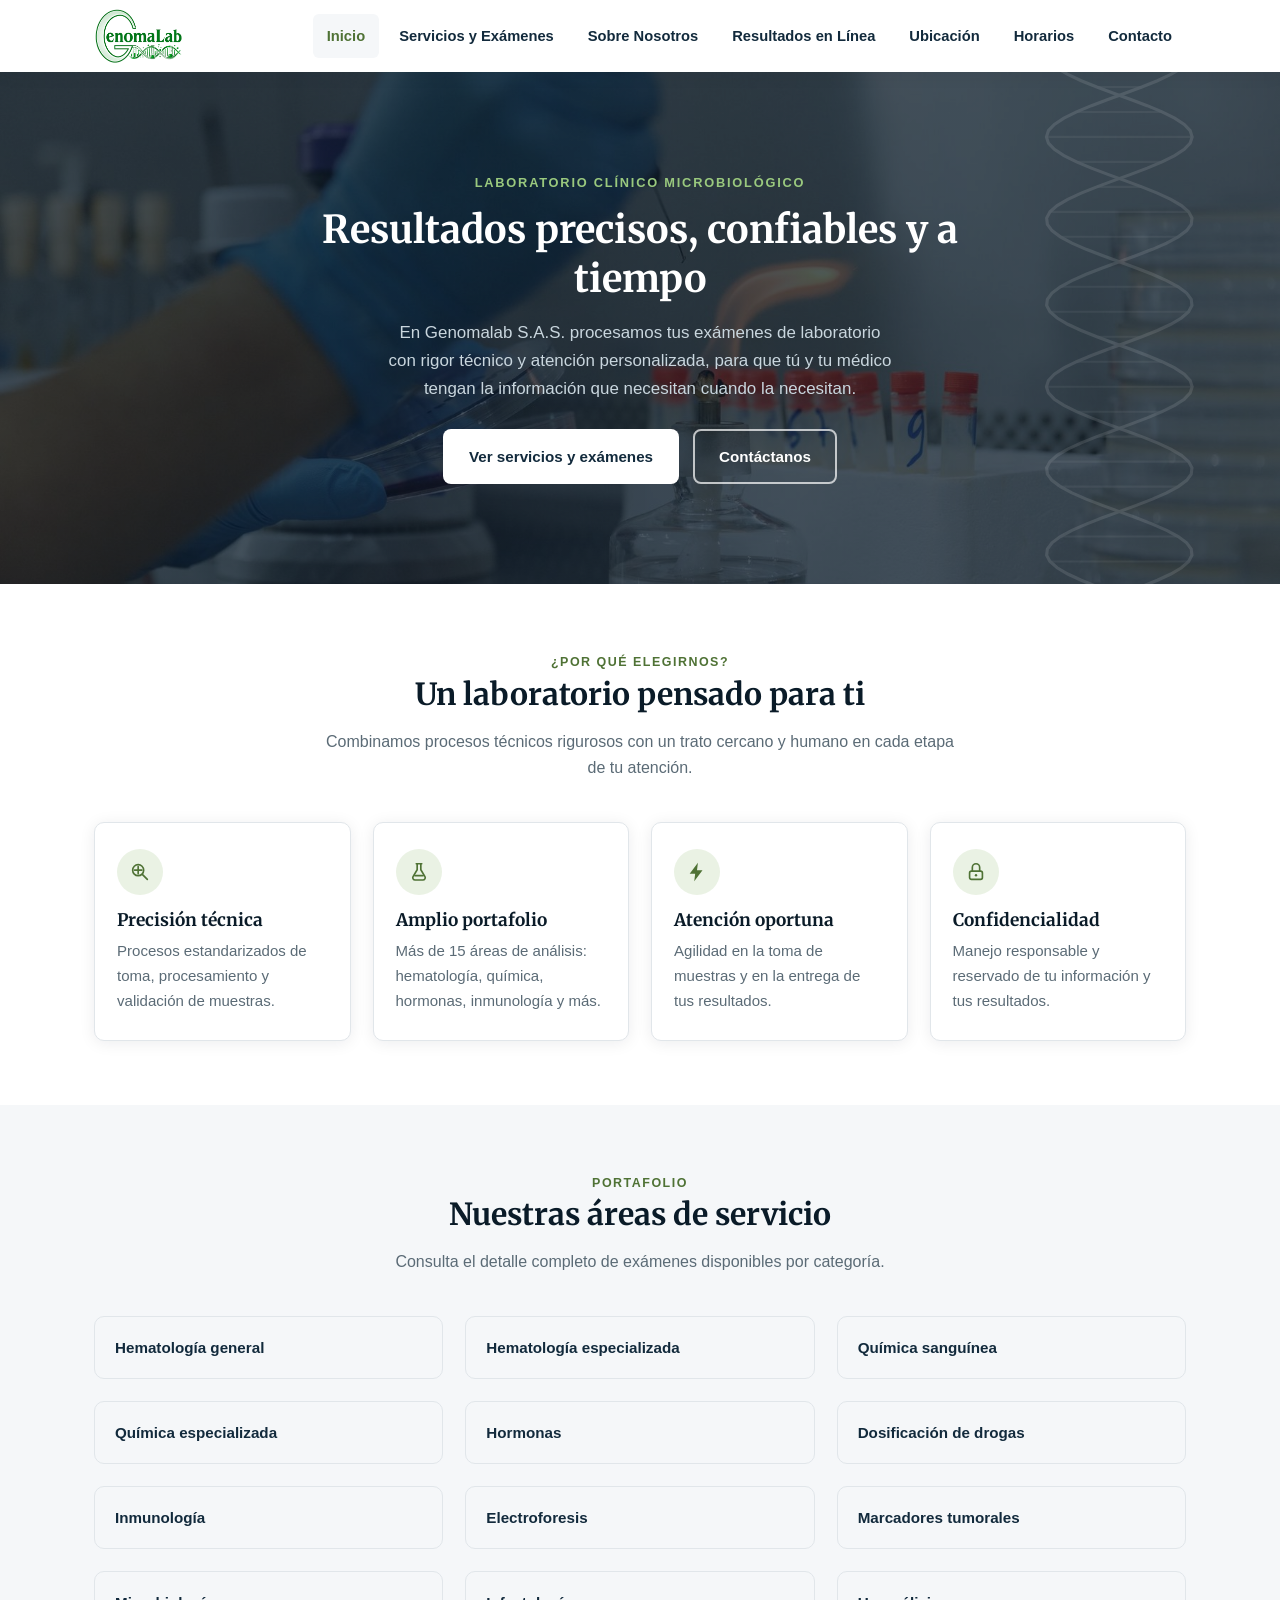
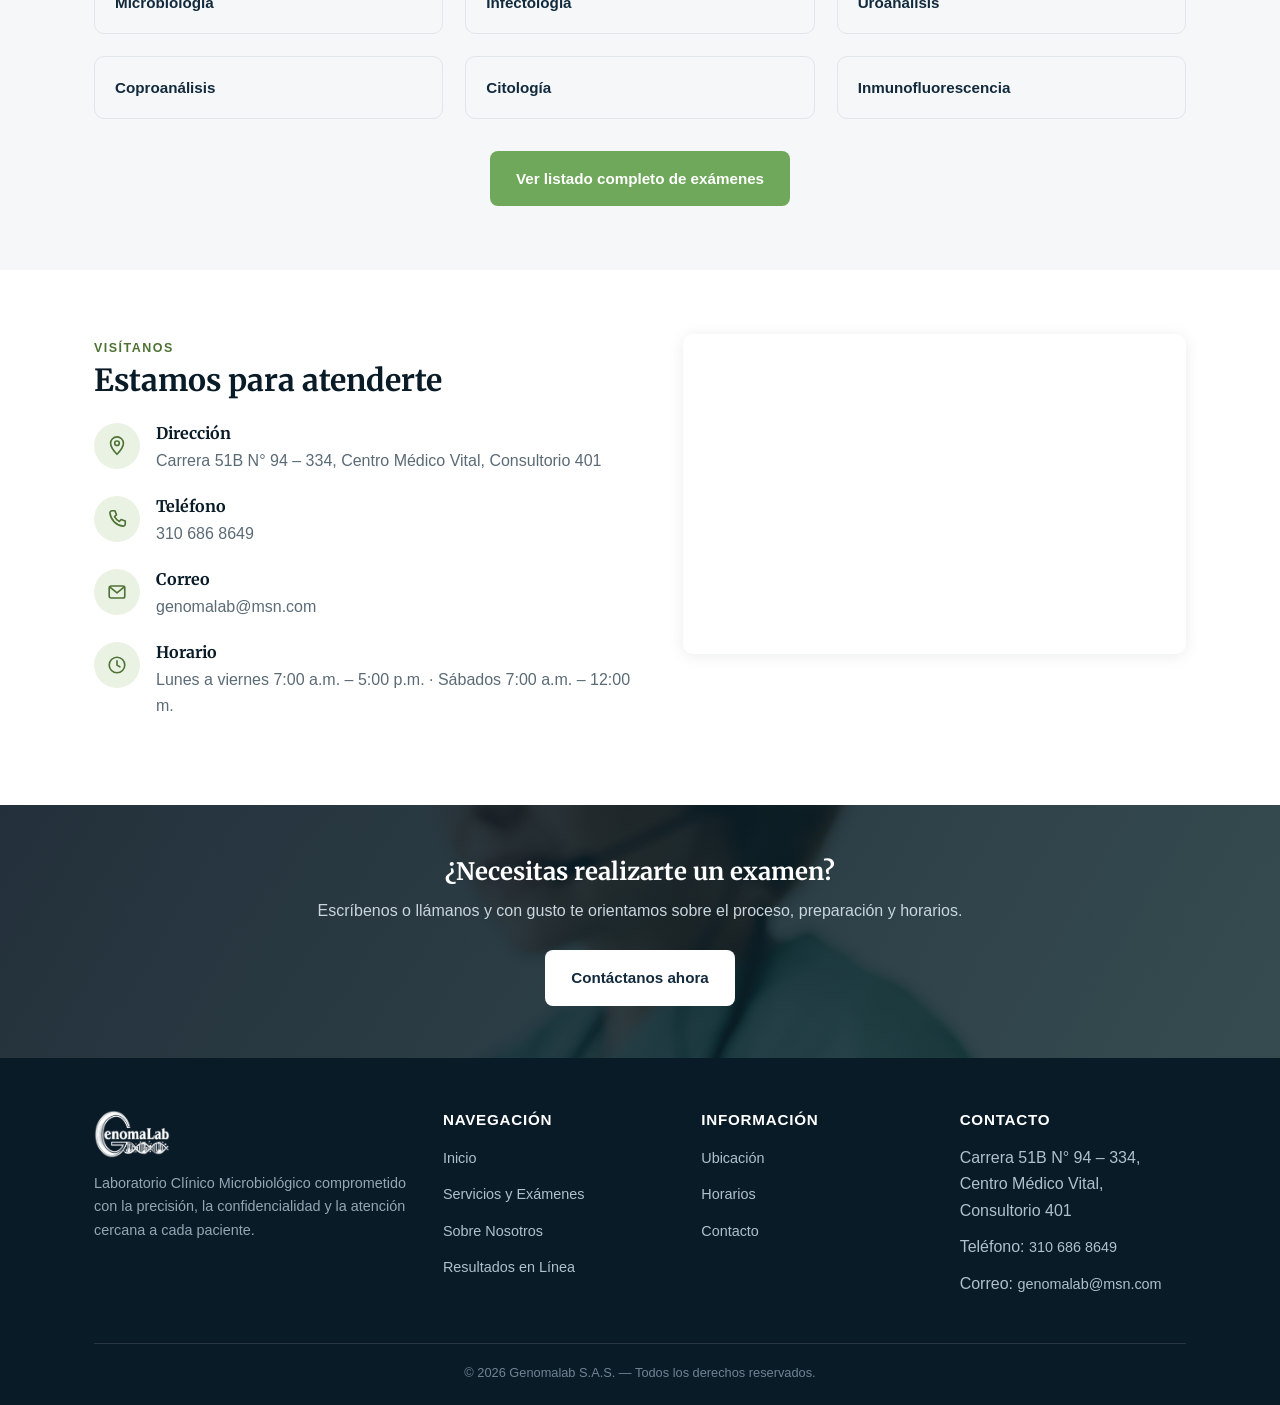
<file: index.html>
<!DOCTYPE html>
<html lang="es">
<head>
<meta charset="UTF-8">
<meta name="viewport" content="width=device-width, initial-scale=1.0">
<title>Genomalab S.A.S. | Laboratorio Clínico Microbiológico</title>
<meta name="description" content="Genomalab S.A.S. — Laboratorio Clínico Microbiológico. Hematología, química sanguínea, hormonas, inmunología, microbiología y más.">
<link rel="preconnect" href="https://fonts.googleapis.com">
<link rel="preconnect" href="https://fonts.gstatic.com" crossorigin>
<link href="https://fonts.googleapis.com/css2?family=Merriweather:wght@400;700;900&display=swap" rel="stylesheet">
<link rel="stylesheet" href="css/style.css">
</head>
<body>
  <header class="site-header">
    <div class="nav-wrap">
      <a href="index.html" class="brand">
        <img src="img/genomalab_logo.png" alt="Genomalab S.A.S. — Laboratorio Clínico Microbiológico">
      </a>
      <input type="checkbox" id="nav-toggle" class="nav-toggle">
      <label for="nav-toggle" class="nav-toggle-label" aria-label="Abrir menú"><span></span></label>
      <nav class="main-nav">
        <ul>
          <li><a href="index.html" class="active">Inicio</a></li>
          <li><a href="servicios.html">Servicios y Exámenes</a></li>
          <li><a href="sobre-nosotros.html">Sobre Nosotros</a></li>
          <li><a href="resultados.html">Resultados en Línea</a></li>
          <li><a href="ubicacion.html">Ubicación</a></li>
          <li><a href="horarios.html">Horarios</a></li>
          <li><a href="contacto.html">Contacto</a></li>
        </ul>
      </nav>
    </div>
  </header>


  <section class="hero">
    <svg viewBox="0 0 260 640" class="hero-helix" width="260" height="640" fill="none" xmlns="http://www.w3.org/2000/svg" aria-hidden="true">
  <g stroke="currentColor" stroke-width="3" stroke-linecap="round" opacity="0.9">
    <path d="M130.0,0 L146.3,6 L161.8,12 L175.5,18 L186.6,24 L194.7,30 L199.1,36 L199.8,42 L196.6,48 L189.7,54 L179.5,60 L166.6,66 L151.6,72 L135.5,78 L119.0,84 L103.2,90 L88.9,96 L76.8,102 L67.6,108 L61.9,114 L60.0,120 L61.9,126 L67.6,132 L76.8,138 L88.9,144 L103.2,150 L119.0,156 L135.5,162 L151.6,168 L166.6,174 L179.5,180 L189.7,186 L196.6,192 L199.8,198 L199.1,204 L194.7,210 L186.6,216 L175.5,222 L161.8,228 L146.3,234 L130.0,240 L113.7,246 L98.2,252 L84.5,258 L73.4,264 L65.3,270 L60.9,276 L60.2,282 L63.4,288 L70.3,294 L80.5,300 L93.4,306 L108.4,312 L124.5,318 L141.0,324 L156.8,330 L171.1,336 L183.2,342 L192.4,348 L198.1,354 L200.0,360 L198.1,366 L192.4,372 L183.2,378 L171.1,384 L156.8,390 L141.0,396 L124.5,402 L108.4,408 L93.4,414 L80.5,420 L70.3,426 L63.4,432 L60.2,438 L60.9,444 L65.3,450 L73.4,456 L84.5,462 L98.2,468 L113.7,474 L130.0,480 L146.3,486 L161.8,492 L175.5,498 L186.6,504 L194.7,510 L199.1,516 L199.8,522 L196.6,528 L189.7,534 L179.5,540 L166.6,546 L151.6,552 L135.5,558 L119.0,564 L103.2,570 L88.9,576 L76.8,582 L67.6,588 L61.9,594 L60.0,600 L61.9,606 L67.6,612 L76.8,618 L88.9,624 L103.2,630 L119.0,636"/>
    <path d="M130.0,0 L113.7,6 L98.2,12 L84.5,18 L73.4,24 L65.3,30 L60.9,36 L60.2,42 L63.4,48 L70.3,54 L80.5,60 L93.4,66 L108.4,72 L124.5,78 L141.0,84 L156.8,90 L171.1,96 L183.2,102 L192.4,108 L198.1,114 L200.0,120 L198.1,126 L192.4,132 L183.2,138 L171.1,144 L156.8,150 L141.0,156 L124.5,162 L108.4,168 L93.4,174 L80.5,180 L70.3,186 L63.4,192 L60.2,198 L60.9,204 L65.3,210 L73.4,216 L84.5,222 L98.2,228 L113.7,234 L130.0,240 L146.3,246 L161.8,252 L175.5,258 L186.6,264 L194.7,270 L199.1,276 L199.8,282 L196.6,288 L189.7,294 L179.5,300 L166.6,306 L151.6,312 L135.5,318 L119.0,324 L103.2,330 L88.9,336 L76.8,342 L67.6,348 L61.9,354 L60.0,360 L61.9,366 L67.6,372 L76.8,378 L88.9,384 L103.2,390 L119.0,396 L135.5,402 L151.6,408 L166.6,414 L179.5,420 L189.7,426 L196.6,432 L199.8,438 L199.1,444 L194.7,450 L186.6,456 L175.5,462 L161.8,468 L146.3,474 L130.0,480 L113.7,486 L98.2,492 L84.5,498 L73.4,504 L65.3,510 L60.9,516 L60.2,522 L63.4,528 L70.3,534 L80.5,540 L93.4,546 L108.4,552 L124.5,558 L141.0,564 L156.8,570 L171.1,576 L183.2,582 L192.4,588 L198.1,594 L200.0,600 L198.1,606 L192.4,612 L183.2,618 L171.1,624 L156.8,630 L141.0,636"/>
  </g>
  <g stroke="currentColor" stroke-width="2" opacity="0.45">
    <line x1="186.6" y1="24" x2="73.4" y2="24" />
<line x1="196.6" y1="48" x2="63.4" y2="48" />
<line x1="151.6" y1="72" x2="108.4" y2="72" />
<line x1="88.9" y1="96" x2="171.1" y2="96" />
<line x1="60.0" y1="120" x2="200.0" y2="120" />
<line x1="88.9" y1="144" x2="171.1" y2="144" />
<line x1="151.6" y1="168" x2="108.4" y2="168" />
<line x1="196.6" y1="192" x2="63.4" y2="192" />
<line x1="186.6" y1="216" x2="73.4" y2="216" />
<line x1="73.4" y1="264" x2="186.6" y2="264" />
<line x1="63.4" y1="288" x2="196.6" y2="288" />
<line x1="108.4" y1="312" x2="151.6" y2="312" />
<line x1="171.1" y1="336" x2="88.9" y2="336" />
<line x1="200.0" y1="360" x2="60.0" y2="360" />
<line x1="171.1" y1="384" x2="88.9" y2="384" />
<line x1="108.4" y1="408" x2="151.6" y2="408" />
<line x1="63.4" y1="432" x2="196.6" y2="432" />
<line x1="73.4" y1="456" x2="186.6" y2="456" />
<line x1="186.6" y1="504" x2="73.4" y2="504" />
<line x1="196.6" y1="528" x2="63.4" y2="528" />
<line x1="151.6" y1="552" x2="108.4" y2="552" />
<line x1="88.9" y1="576" x2="171.1" y2="576" />
<line x1="60.0" y1="600" x2="200.0" y2="600" />
<line x1="88.9" y1="624" x2="171.1" y2="624" />
  </g>
</svg>
    <div class="container">
      <div class="hero-text hero-text-centered">
        <span class="eyebrow">Laboratorio Clínico Microbiológico</span>
        <h1>Resultados precisos, confiables y a tiempo</h1>
        <p>En Genomalab S.A.S. procesamos tus exámenes de laboratorio con rigor técnico y atención personalizada, para que tú y tu médico tengan la información que necesitan cuando la necesitan.</p>
        <div class="hero-cta">
          <a href="servicios.html" class="btn btn-primary">Ver servicios y exámenes</a>
          <a href="contacto.html" class="btn btn-outline">Contáctanos</a>
        </div>
      </div>
    </div>
  </section>

  <section>
    <div class="container">
      <div class="section-header">
        <span class="eyebrow">¿Por qué elegirnos?</span>
        <h2>Un laboratorio pensado para ti</h2>
        <p>Combinamos procesos técnicos rigurosos con un trato cercano y humano en cada etapa de tu atención.</p>
      </div>
      <div class="grid grid-4">
        <div class="card">
          <div class="icon-badge"><svg class="icon" width="22" height="22" viewBox="0 0 24 24" fill="none" stroke="currentColor" stroke-width="1.8" stroke-linecap="round" stroke-linejoin="round" aria-hidden="true"><circle cx="10" cy="10" r="6"/><path d="M10 6v8M6 10h8"/><path d="m14.5 14.5 5.5 5.5"/></svg></div>
          <h3>Precisión técnica</h3>
          <p>Procesos estandarizados de toma, procesamiento y validación de muestras.</p>
        </div>
        <div class="card">
          <div class="icon-badge"><svg class="icon" width="22" height="22" viewBox="0 0 24 24" fill="none" stroke="currentColor" stroke-width="1.8" stroke-linecap="round" stroke-linejoin="round" aria-hidden="true"><path d="M10 3v6.5L5.5 17a2.5 2.5 0 0 0 2.2 3.7h8.6a2.5 2.5 0 0 0 2.2-3.7L14 9.5V3"/><path d="M9 3h6"/><path d="M7.5 16h9"/></svg></div>
          <h3>Amplio portafolio</h3>
          <p>Más de 15 áreas de análisis: hematología, química, hormonas, inmunología y más.</p>
        </div>
        <div class="card">
          <div class="icon-badge"><svg class="icon" width="22" height="22" viewBox="0 0 24 24" fill="none" stroke="currentColor" stroke-width="1.8" stroke-linecap="round" stroke-linejoin="round" aria-hidden="true"><path d="M13 2 4 14h6l-1 8 9-12h-6l1-8Z" fill="currentColor" stroke="none"/></svg></div>
          <h3>Atención oportuna</h3>
          <p>Agilidad en la toma de muestras y en la entrega de tus resultados.</p>
        </div>
        <div class="card">
          <div class="icon-badge"><svg class="icon" width="22" height="22" viewBox="0 0 24 24" fill="none" stroke="currentColor" stroke-width="1.8" stroke-linecap="round" stroke-linejoin="round" aria-hidden="true"><rect x="5" y="11" width="14" height="9" rx="2"/><path d="M8 11V7a4 4 0 0 1 8 0v4"/><circle cx="12" cy="15.5" r="1.3" fill="currentColor" stroke="none"/></svg></div>
          <h3>Confidencialidad</h3>
          <p>Manejo responsable y reservado de tu información y tus resultados.</p>
        </div>
      </div>
    </div>
  </section>

  <section class="section-alt">
    <div class="container">
      <div class="section-header">
        <span class="eyebrow">Portafolio</span>
        <h2>Nuestras áreas de servicio</h2>
        <p>Consulta el detalle completo de exámenes disponibles por categoría.</p>
      </div>
      <div class="grid grid-3">
        <div class="service-card"><a href="servicios.html">Hematología general</a></div>
        <div class="service-card"><a href="servicios.html">Hematología especializada</a></div>
        <div class="service-card"><a href="servicios.html">Química sanguínea</a></div>
        <div class="service-card"><a href="servicios.html">Química especializada</a></div>
        <div class="service-card"><a href="servicios.html">Hormonas</a></div>
        <div class="service-card"><a href="servicios.html">Dosificación de drogas</a></div>
        <div class="service-card"><a href="servicios.html">Inmunología</a></div>
        <div class="service-card"><a href="servicios.html">Electroforesis</a></div>
        <div class="service-card"><a href="servicios.html">Marcadores tumorales</a></div>
        <div class="service-card"><a href="servicios.html">Microbiología</a></div>
        <div class="service-card"><a href="servicios.html">Infectología</a></div>
        <div class="service-card"><a href="servicios.html">Uroanálisis</a></div>
        <div class="service-card"><a href="servicios.html">Coproanálisis</a></div>
        <div class="service-card"><a href="servicios.html">Citología</a></div>
        <div class="service-card"><a href="servicios.html">Inmunofluorescencia</a></div>
      </div>
      <div style="text-align:center;margin-top:32px;">
        <a href="servicios.html" class="btn btn-solid">Ver listado completo de exámenes</a>
      </div>
    </div>
  </section>

  <section>
    <div class="container contact-grid">
      <div>
        <div class="section-header" style="text-align:left;margin:0 0 24px 0;">
          <span class="eyebrow">Visítanos</span>
          <h2>Estamos para atenderte</h2>
        </div>
        <div class="contact-item">
          <div class="icon-badge"><svg class="icon" width="22" height="22" viewBox="0 0 24 24" fill="none" stroke="currentColor" stroke-width="1.8" stroke-linecap="round" stroke-linejoin="round" aria-hidden="true"><path d="M12 21s7-7.2 7-12a7 7 0 1 0-14 0c0 4.8 7 12 7 12Z"/><circle cx="12" cy="9" r="2.5"/></svg></div>
          <div><h4>Dirección</h4><p>Carrera 51B N° 94 – 334, Centro Médico Vital, Consultorio 401</p></div>
        </div>
        <div class="contact-item">
          <div class="icon-badge"><svg class="icon" width="22" height="22" viewBox="0 0 24 24" fill="none" stroke="currentColor" stroke-width="1.8" stroke-linecap="round" stroke-linejoin="round" aria-hidden="true"><path d="M6.6 3h3.2l1.6 4.5-2.1 1.9a12.5 12.5 0 0 0 5.3 5.3l1.9-2.1L21 14.2v3.2c0 1.4-1.2 2.5-2.6 2.3C10.9 18.7 5.3 13.1 4.3 5.6 4.1 4.2 5.2 3 6.6 3Z"/></svg></div>
          <div><h4>Teléfono</h4><p><a href="tel:+573106868649">310 686 8649</a></p></div>
        </div>
        <div class="contact-item">
          <div class="icon-badge"><svg class="icon" width="22" height="22" viewBox="0 0 24 24" fill="none" stroke="currentColor" stroke-width="1.8" stroke-linecap="round" stroke-linejoin="round" aria-hidden="true"><rect x="3.5" y="5.5" width="17" height="13" rx="2"/><path d="m4 6.5 8 6.5 8-6.5"/></svg></div>
          <div><h4>Correo</h4><p><a href="mailto:genomalab@msn.com">genomalab@msn.com</a></p></div>
        </div>
        <div class="contact-item">
          <div class="icon-badge"><svg class="icon" width="22" height="22" viewBox="0 0 24 24" fill="none" stroke="currentColor" stroke-width="1.8" stroke-linecap="round" stroke-linejoin="round" aria-hidden="true"><circle cx="12" cy="12" r="8.5"/><path d="M12 7.5V12l3.2 2"/></svg></div>
          <div><h4>Horario</h4><p>Lunes a viernes 7:00 a.m. – 5:00 p.m. · Sábados 7:00 a.m. – 12:00 m.</p></div>
        </div>
      </div>
      <iframe class="map-frame" loading="lazy" src="https://maps.google.com/maps?q=Centro%20M%C3%A9dico%20Vital%2C%20Carrera%2051B%20N%C2%B0%2094-334%2C%20Barranquilla%2C%20Colombia&output=embed"></iframe>
    </div>
  </section>

  <div class="cta-banner cta-banner-photo" style="--cta-photo:url('../img/contacto-lab.jpg');">
    <div class="container">
      <h2>¿Necesitas realizarte un examen?</h2>
      <p>Escríbenos o llámanos y con gusto te orientamos sobre el proceso, preparación y horarios.</p>
      <a href="contacto.html" class="btn btn-primary">Contáctanos ahora</a>
    </div>
  </div>

  <footer>
    <div class="container">
      <div class="footer-grid">
        <div>
          <div class="brand">
            <img src="img/genomalab_logo_white.png" alt="Genomalab S.A.S.">
          </div>
          <p>Laboratorio Clínico Microbiológico comprometido con la precisión, la confidencialidad y la atención cercana a cada paciente.</p>
        </div>
        <div>
          <h4>Navegación</h4>
          <ul>
            <li><a href="index.html">Inicio</a></li>
            <li><a href="servicios.html">Servicios y Exámenes</a></li>
            <li><a href="sobre-nosotros.html">Sobre Nosotros</a></li>
            <li><a href="resultados.html">Resultados en Línea</a></li>
          </ul>
        </div>
        <div>
          <h4>Información</h4>
          <ul>
            <li><a href="ubicacion.html">Ubicación</a></li>
            <li><a href="horarios.html">Horarios</a></li>
            <li><a href="contacto.html">Contacto</a></li>
          </ul>
        </div>
        <div>
          <h4>Contacto</h4>
          <ul>
            <li>Carrera 51B N° 94 – 334, Centro Médico Vital, Consultorio 401</li>
            <li>Teléfono: <a href="tel:+573106868649">310 686 8649</a></li>
            <li>Correo: <a href="mailto:genomalab@msn.com">genomalab@msn.com</a></li>
          </ul>
        </div>
      </div>
      <div class="footer-bottom">
        &copy; 2026 Genomalab S.A.S. — Todos los derechos reservados.
      </div>
    </div>
  </footer>

</body>
</html>
</file>
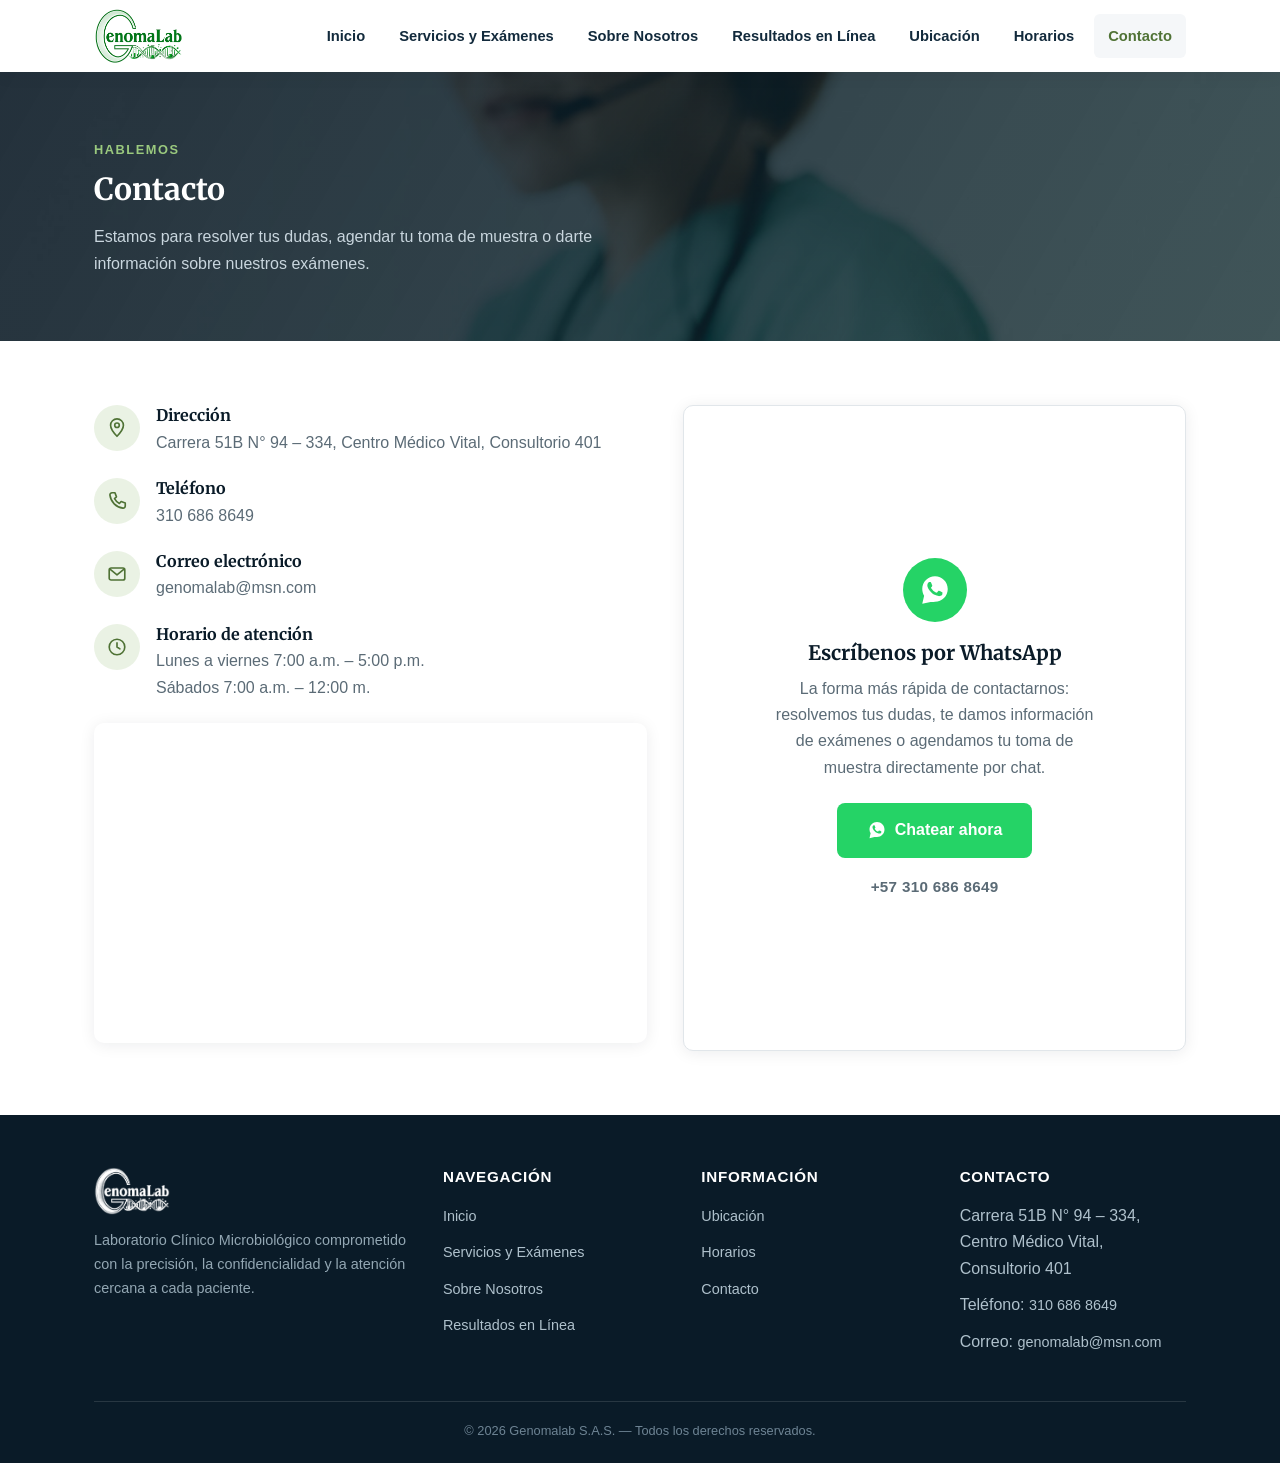
<file: contacto.html>
<!DOCTYPE html>
<html lang="es">
<head>
<meta charset="UTF-8">
<meta name="viewport" content="width=device-width, initial-scale=1.0">
<title>Contacto | Genomalab S.A.S.</title>
<meta name="description" content="Contáctanos: Carrera 51B N° 94 – 334, Centro Médico Vital, Consultorio 401. Teléfono 310 686 8649. Correo genomalab@msn.com.">
<link rel="preconnect" href="https://fonts.googleapis.com">
<link rel="preconnect" href="https://fonts.gstatic.com" crossorigin>
<link href="https://fonts.googleapis.com/css2?family=Merriweather:wght@400;700;900&display=swap" rel="stylesheet">
<link rel="stylesheet" href="css/style.css">
</head>
<body>
  <header class="site-header">
    <div class="nav-wrap">
      <a href="index.html" class="brand">
        <img src="img/genomalab_logo.png" alt="Genomalab S.A.S. — Laboratorio Clínico Microbiológico">
      </a>
      <input type="checkbox" id="nav-toggle" class="nav-toggle">
      <label for="nav-toggle" class="nav-toggle-label" aria-label="Abrir menú"><span></span></label>
      <nav class="main-nav">
        <ul>
          <li><a href="index.html">Inicio</a></li>
          <li><a href="servicios.html">Servicios y Exámenes</a></li>
          <li><a href="sobre-nosotros.html">Sobre Nosotros</a></li>
          <li><a href="resultados.html">Resultados en Línea</a></li>
          <li><a href="ubicacion.html">Ubicación</a></li>
          <li><a href="horarios.html">Horarios</a></li>
          <li><a href="contacto.html" class="active">Contacto</a></li>
        </ul>
      </nav>
    </div>
  </header>


  <div class="page-hero page-hero-photo" style="--hero-photo:url('../img/contacto-lab.jpg');">
    <div class="container">
      <span class="eyebrow">Hablemos</span>
      <h1>Contacto</h1>
      <p>Estamos para resolver tus dudas, agendar tu toma de muestra o darte información sobre nuestros exámenes.</p>
    </div>
  </div>

  <section>
    <div class="container contact-grid">
      <div>
        <div class="contact-item">
          <div class="icon-badge"><svg class="icon" width="22" height="22" viewBox="0 0 24 24" fill="none" stroke="currentColor" stroke-width="1.8" stroke-linecap="round" stroke-linejoin="round" aria-hidden="true"><path d="M12 21s7-7.2 7-12a7 7 0 1 0-14 0c0 4.8 7 12 7 12Z"/><circle cx="12" cy="9" r="2.5"/></svg></div>
          <div><h4>Dirección</h4><p>Carrera 51B N° 94 – 334, Centro Médico Vital, Consultorio 401</p></div>
        </div>
        <div class="contact-item">
          <div class="icon-badge"><svg class="icon" width="22" height="22" viewBox="0 0 24 24" fill="none" stroke="currentColor" stroke-width="1.8" stroke-linecap="round" stroke-linejoin="round" aria-hidden="true"><path d="M6.6 3h3.2l1.6 4.5-2.1 1.9a12.5 12.5 0 0 0 5.3 5.3l1.9-2.1L21 14.2v3.2c0 1.4-1.2 2.5-2.6 2.3C10.9 18.7 5.3 13.1 4.3 5.6 4.1 4.2 5.2 3 6.6 3Z"/></svg></div>
          <div><h4>Teléfono</h4><p><a href="tel:+573106868649">310 686 8649</a></p></div>
        </div>
        <div class="contact-item">
          <div class="icon-badge"><svg class="icon" width="22" height="22" viewBox="0 0 24 24" fill="none" stroke="currentColor" stroke-width="1.8" stroke-linecap="round" stroke-linejoin="round" aria-hidden="true"><rect x="3.5" y="5.5" width="17" height="13" rx="2"/><path d="m4 6.5 8 6.5 8-6.5"/></svg></div>
          <div><h4>Correo electrónico</h4><p><a href="mailto:genomalab@msn.com">genomalab@msn.com</a></p></div>
        </div>
        <div class="contact-item">
          <div class="icon-badge"><svg class="icon" width="22" height="22" viewBox="0 0 24 24" fill="none" stroke="currentColor" stroke-width="1.8" stroke-linecap="round" stroke-linejoin="round" aria-hidden="true"><circle cx="12" cy="12" r="8.5"/><path d="M12 7.5V12l3.2 2"/></svg></div>
          <div><h4>Horario de atención</h4><p>Lunes a viernes 7:00 a.m. – 5:00 p.m.<br>Sábados 7:00 a.m. – 12:00 m.</p></div>
        </div>
        <iframe class="map-frame" loading="lazy" src="https://maps.google.com/maps?q=Centro%20M%C3%A9dico%20Vital%2C%20Carrera%2051B%20N%C2%B0%2094-334%2C%20Barranquilla%2C%20Colombia&output=embed"></iframe>
      </div>

      <div class="whatsapp-box">
        <div class="whatsapp-icon">
          <svg viewBox="0 0 32 32" width="34" height="34" fill="#ffffff" aria-hidden="true">
            <path d="M16.004 3C9.377 3 4 8.373 4 15c0 2.32.65 4.487 1.777 6.33L4 29l7.86-1.74A11.93 11.93 0 0 0 16.004 27C22.63 27 28 21.627 28 15S22.63 3 16.004 3zm6.98 16.98c-.297.836-1.47 1.53-2.4 1.73-.638.135-1.47.243-4.27-.916-3.58-1.483-5.89-5.09-6.07-5.327-.177-.237-1.45-1.93-1.45-3.68 0-1.75.914-2.61 1.24-2.968.297-.327.65-.41.866-.41.216 0 .433.002.622.012.2.01.468-.076.732.56.297.71 1.01 2.462 1.098 2.64.09.178.15.386.03.622-.118.237-.178.386-.35.593-.178.208-.373.463-.532.622-.178.178-.363.373-.157.73.208.356.923 1.523 1.982 2.466 1.363 1.215 2.51 1.59 2.866 1.77.356.178.564.148.77-.09.208-.237.888-1.037 1.126-1.393.237-.356.474-.297.8-.178.327.118 2.078.98 2.434 1.158.356.178.593.267.68.416.09.148.09.85-.207 1.686z"/>
          </svg>
        </div>
        <h3>Escríbenos por WhatsApp</h3>
        <p>La forma más rápida de contactarnos: resolvemos tus dudas, te damos información de exámenes o agendamos tu toma de muestra directamente por chat.</p>
        <a href="https://wa.me/573106868649?text=Hola%20Genomalab%2C%20quisiera%20obtener%20informaci%C3%B3n%20sobre%20sus%20servicios." target="_blank" rel="noopener" class="btn btn-whatsapp">
          <svg viewBox="0 0 32 32" width="20" height="20" fill="currentColor" aria-hidden="true" style="vertical-align:-4px;margin-right:8px;">
            <path d="M16.004 3C9.377 3 4 8.373 4 15c0 2.32.65 4.487 1.777 6.33L4 29l7.86-1.74A11.93 11.93 0 0 0 16.004 27C22.63 27 28 21.627 28 15S22.63 3 16.004 3zm6.98 16.98c-.297.836-1.47 1.53-2.4 1.73-.638.135-1.47.243-4.27-.916-3.58-1.483-5.89-5.09-6.07-5.327-.177-.237-1.45-1.93-1.45-3.68 0-1.75.914-2.61 1.24-2.968.297-.327.65-.41.866-.41.216 0 .433.002.622.012.2.01.468-.076.732.56.297.71 1.01 2.462 1.098 2.64.09.178.15.386.03.622-.118.237-.178.386-.35.593-.178.208-.373.463-.532.622-.178.178-.363.373-.157.73.208.356.923 1.523 1.982 2.466 1.363 1.215 2.51 1.59 2.866 1.77.356.178.564.148.77-.09.208-.237.888-1.037 1.126-1.393.237-.356.474-.297.8-.178.327.118 2.078.98 2.434 1.158.356.178.593.267.68.416.09.148.09.85-.207 1.686z"/>
          </svg>
          Chatear ahora
        </a>
        <p class="whatsapp-number">+57 310 686 8649</p>
      </div>
    </div>
  </section>

  <footer>
    <div class="container">
      <div class="footer-grid">
        <div>
          <div class="brand">
            <img src="img/genomalab_logo_white.png" alt="Genomalab S.A.S.">
          </div>
          <p>Laboratorio Clínico Microbiológico comprometido con la precisión, la confidencialidad y la atención cercana a cada paciente.</p>
        </div>
        <div>
          <h4>Navegación</h4>
          <ul>
            <li><a href="index.html">Inicio</a></li>
            <li><a href="servicios.html">Servicios y Exámenes</a></li>
            <li><a href="sobre-nosotros.html">Sobre Nosotros</a></li>
            <li><a href="resultados.html">Resultados en Línea</a></li>
          </ul>
        </div>
        <div>
          <h4>Información</h4>
          <ul>
            <li><a href="ubicacion.html">Ubicación</a></li>
            <li><a href="horarios.html">Horarios</a></li>
            <li><a href="contacto.html">Contacto</a></li>
          </ul>
        </div>
        <div>
          <h4>Contacto</h4>
          <ul>
            <li>Carrera 51B N° 94 – 334, Centro Médico Vital, Consultorio 401</li>
            <li>Teléfono: <a href="tel:+573106868649">310 686 8649</a></li>
            <li>Correo: <a href="mailto:genomalab@msn.com">genomalab@msn.com</a></li>
          </ul>
        </div>
      </div>
      <div class="footer-bottom">
        &copy; 2026 Genomalab S.A.S. — Todos los derechos reservados.
      </div>
    </div>
  </footer>

</body>
</html>
</file>
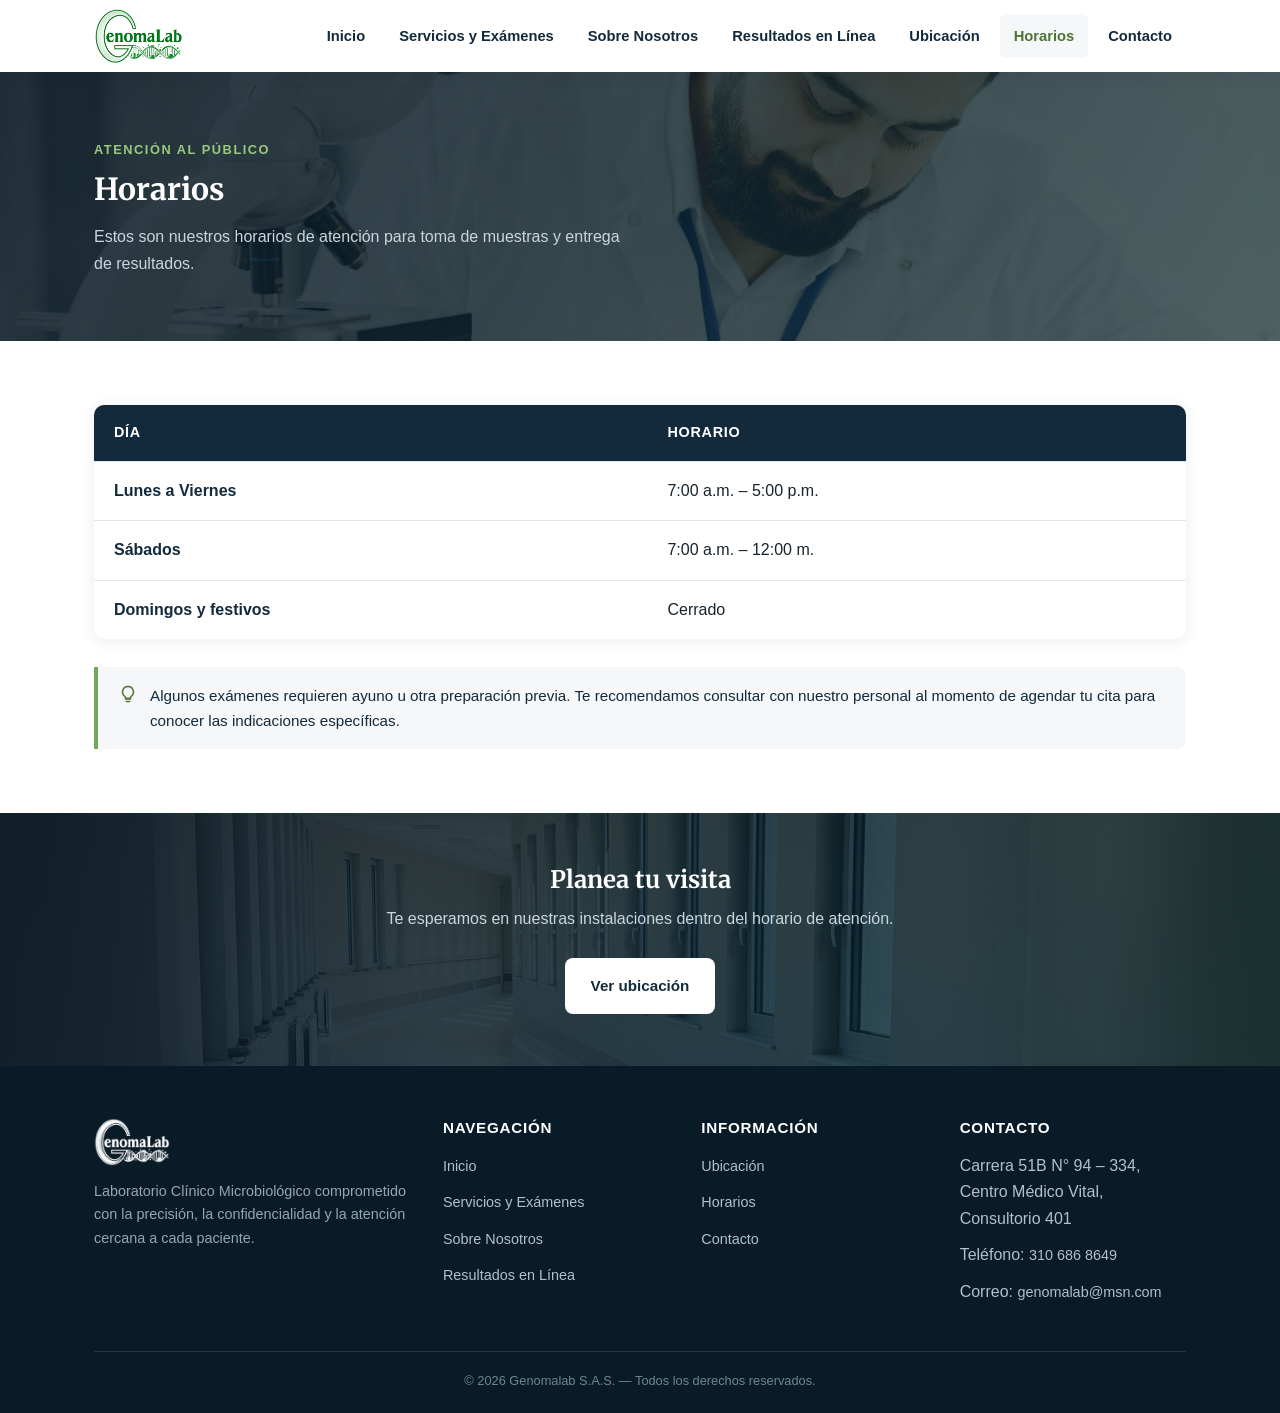
<file: horarios.html>
<!DOCTYPE html>
<html lang="es">
<head>
<meta charset="UTF-8">
<meta name="viewport" content="width=device-width, initial-scale=1.0">
<title>Horarios | Genomalab S.A.S.</title>
<meta name="description" content="Horarios de atención de Genomalab S.A.S., Laboratorio Clínico Microbiológico.">
<link rel="preconnect" href="https://fonts.googleapis.com">
<link rel="preconnect" href="https://fonts.gstatic.com" crossorigin>
<link href="https://fonts.googleapis.com/css2?family=Merriweather:wght@400;700;900&display=swap" rel="stylesheet">
<link rel="stylesheet" href="css/style.css">
</head>
<body>
  <header class="site-header">
    <div class="nav-wrap">
      <a href="index.html" class="brand">
        <img src="img/genomalab_logo.png" alt="Genomalab S.A.S. — Laboratorio Clínico Microbiológico">
      </a>
      <input type="checkbox" id="nav-toggle" class="nav-toggle">
      <label for="nav-toggle" class="nav-toggle-label" aria-label="Abrir menú"><span></span></label>
      <nav class="main-nav">
        <ul>
          <li><a href="index.html">Inicio</a></li>
          <li><a href="servicios.html">Servicios y Exámenes</a></li>
          <li><a href="sobre-nosotros.html">Sobre Nosotros</a></li>
          <li><a href="resultados.html">Resultados en Línea</a></li>
          <li><a href="ubicacion.html">Ubicación</a></li>
          <li><a href="horarios.html" class="active">Horarios</a></li>
          <li><a href="contacto.html">Contacto</a></li>
        </ul>
      </nav>
    </div>
  </header>


  <div class="page-hero page-hero-photo" style="--hero-photo:url('../img/horarios-lab.jpg');">
    <div class="container">
      <span class="eyebrow">Atención al público</span>
      <h1>Horarios</h1>
      <p>Estos son nuestros horarios de atención para toma de muestras y entrega de resultados.</p>
    </div>
  </div>

  <section>
    <div class="container">
      <table class="schedule">
        <thead>
          <tr><th>Día</th><th>Horario</th></tr>
        </thead>
        <tbody>
          <tr><td>Lunes a Viernes</td><td>7:00 a.m. – 5:00 p.m.</td></tr>
          <tr><td>Sábados</td><td>7:00 a.m. – 12:00 m.</td></tr>
          <tr><td>Domingos y festivos</td><td>Cerrado</td></tr>
        </tbody>
      </table>

      <div class="notice" style="margin-top:28px;">
        <span class="notice-icon"><svg class="icon" width="20" height="20" viewBox="0 0 24 24" fill="none" stroke="currentColor" stroke-width="1.8" stroke-linecap="round" stroke-linejoin="round" aria-hidden="true"><path d="M9 18h6"/><path d="M10 21h4"/><path d="M12 3a6.5 6.5 0 0 0-3.8 11.8c.5.4.8 1 .8 1.7v.5h6v-.5c0-.7.3-1.3.8-1.7A6.5 6.5 0 0 0 12 3Z"/></svg></span>
        <span>Algunos exámenes requieren ayuno u otra preparación previa. Te recomendamos consultar con nuestro personal al momento de agendar tu cita para conocer las indicaciones específicas.</span>
      </div>
    </div>
  </section>

  <div class="cta-banner cta-banner-photo" style="--cta-photo:url('../img/ubicacion-lab.jpg');">
    <div class="container">
      <h2>Planea tu visita</h2>
      <p>Te esperamos en nuestras instalaciones dentro del horario de atención.</p>
      <a href="ubicacion.html" class="btn btn-primary">Ver ubicación</a>
    </div>
  </div>

  <footer>
    <div class="container">
      <div class="footer-grid">
        <div>
          <div class="brand">
            <img src="img/genomalab_logo_white.png" alt="Genomalab S.A.S.">
          </div>
          <p>Laboratorio Clínico Microbiológico comprometido con la precisión, la confidencialidad y la atención cercana a cada paciente.</p>
        </div>
        <div>
          <h4>Navegación</h4>
          <ul>
            <li><a href="index.html">Inicio</a></li>
            <li><a href="servicios.html">Servicios y Exámenes</a></li>
            <li><a href="sobre-nosotros.html">Sobre Nosotros</a></li>
            <li><a href="resultados.html">Resultados en Línea</a></li>
          </ul>
        </div>
        <div>
          <h4>Información</h4>
          <ul>
            <li><a href="ubicacion.html">Ubicación</a></li>
            <li><a href="horarios.html">Horarios</a></li>
            <li><a href="contacto.html">Contacto</a></li>
          </ul>
        </div>
        <div>
          <h4>Contacto</h4>
          <ul>
            <li>Carrera 51B N° 94 – 334, Centro Médico Vital, Consultorio 401</li>
            <li>Teléfono: <a href="tel:+573106868649">310 686 8649</a></li>
            <li>Correo: <a href="mailto:genomalab@msn.com">genomalab@msn.com</a></li>
          </ul>
        </div>
      </div>
      <div class="footer-bottom">
        &copy; 2026 Genomalab S.A.S. — Todos los derechos reservados.
      </div>
    </div>
  </footer>

</body>
</html>
</file>
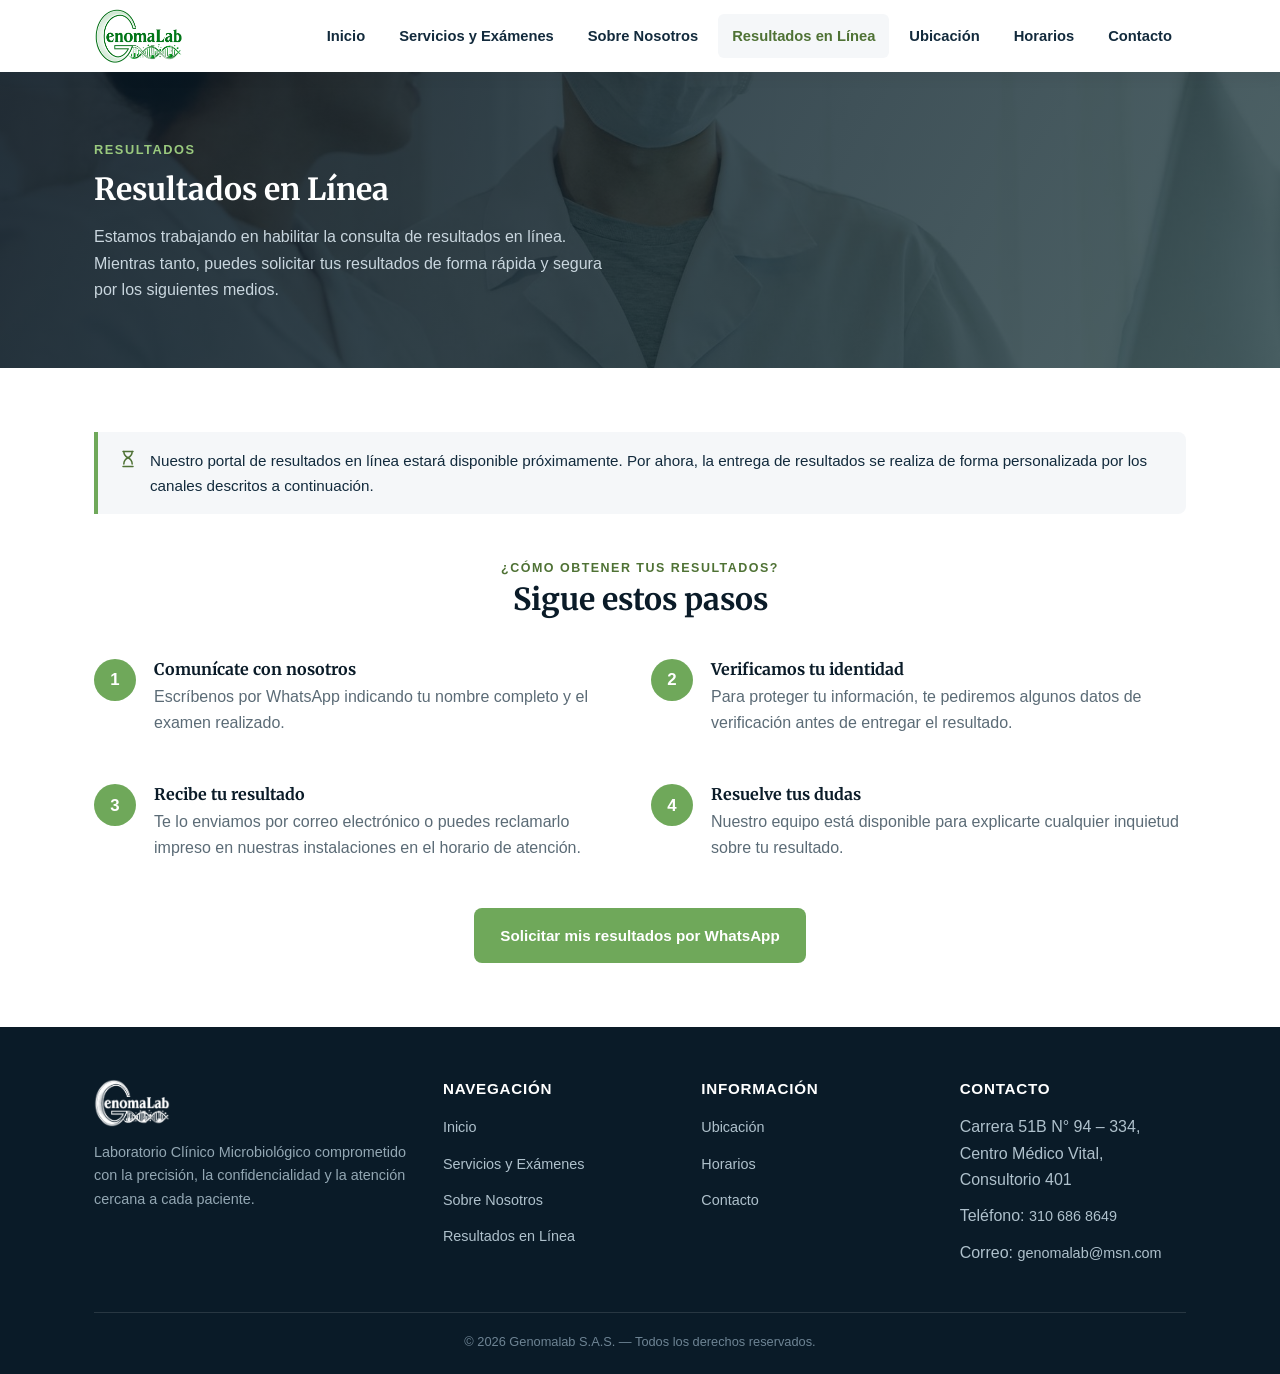
<file: resultados.html>
<!DOCTYPE html>
<html lang="es">
<head>
<meta charset="UTF-8">
<meta name="viewport" content="width=device-width, initial-scale=1.0">
<title>Resultados en Línea | Genomalab S.A.S.</title>
<meta name="description" content="Consulta cómo solicitar tus resultados de laboratorio en Genomalab S.A.S.">
<link rel="preconnect" href="https://fonts.googleapis.com">
<link rel="preconnect" href="https://fonts.gstatic.com" crossorigin>
<link href="https://fonts.googleapis.com/css2?family=Merriweather:wght@400;700;900&display=swap" rel="stylesheet">
<link rel="stylesheet" href="css/style.css">
</head>
<body>
  <header class="site-header">
    <div class="nav-wrap">
      <a href="index.html" class="brand">
        <img src="img/genomalab_logo.png" alt="Genomalab S.A.S. — Laboratorio Clínico Microbiológico">
      </a>
      <input type="checkbox" id="nav-toggle" class="nav-toggle">
      <label for="nav-toggle" class="nav-toggle-label" aria-label="Abrir menú"><span></span></label>
      <nav class="main-nav">
        <ul>
          <li><a href="index.html">Inicio</a></li>
          <li><a href="servicios.html">Servicios y Exámenes</a></li>
          <li><a href="sobre-nosotros.html">Sobre Nosotros</a></li>
          <li><a href="resultados.html" class="active">Resultados en Línea</a></li>
          <li><a href="ubicacion.html">Ubicación</a></li>
          <li><a href="horarios.html">Horarios</a></li>
          <li><a href="contacto.html">Contacto</a></li>
        </ul>
      </nav>
    </div>
  </header>


  <div class="page-hero page-hero-photo" style="--hero-photo:url('../img/resultados-lab.jpg');">
    <div class="container">
      <span class="eyebrow">Resultados</span>
      <h1>Resultados en Línea</h1>
      <p>Estamos trabajando en habilitar la consulta de resultados en línea. Mientras tanto, puedes solicitar tus resultados de forma rápida y segura por los siguientes medios.</p>
    </div>
  </div>

  <section>
    <div class="container">
      <div class="notice" style="margin-bottom:40px;">
        <span class="notice-icon"><svg class="icon" width="20" height="20" viewBox="0 0 24 24" fill="none" stroke="currentColor" stroke-width="1.8" stroke-linecap="round" stroke-linejoin="round" aria-hidden="true"><path d="M6 3h12"/><path d="M6 21h12"/><path d="M7 3c0 4.5 3 6.5 5 7.5-2 1-5 3-5 7.5"/><path d="M17 3c0 4.5-3 6.5-5 7.5 2 1 5 3 5 7.5"/></svg></span>
        <span>Nuestro portal de resultados en línea estará disponible próximamente. Por ahora, la entrega de resultados se realiza de forma personalizada por los canales descritos a continuación.</span>
      </div>

      <div class="section-header">
        <span class="eyebrow">¿Cómo obtener tus resultados?</span>
        <h2>Sigue estos pasos</h2>
      </div>

      <div class="steps grid grid-2" style="display:grid;">
        <div class="step">
          <div class="num"></div>
          <div><h4>Comunícate con nosotros</h4><p>Escríbenos por <a href="https://wa.me/573106868649?text=Hola%20Genomalab%2C%20quisiera%20solicitar%20mis%20resultados.%0ANombre%20completo%3A%20%0AExamen%20realizado%3A%20" target="_blank" rel="noopener">WhatsApp</a> indicando tu nombre completo y el examen realizado.</p></div>
        </div>
        <div class="step">
          <div class="num"></div>
          <div><h4>Verificamos tu identidad</h4><p>Para proteger tu información, te pediremos algunos datos de verificación antes de entregar el resultado.</p></div>
        </div>
        <div class="step">
          <div class="num"></div>
          <div><h4>Recibe tu resultado</h4><p>Te lo enviamos por correo electrónico o puedes reclamarlo impreso en nuestras instalaciones en el horario de atención.</p></div>
        </div>
        <div class="step">
          <div class="num"></div>
          <div><h4>Resuelve tus dudas</h4><p>Nuestro equipo está disponible para explicarte cualquier inquietud sobre tu resultado.</p></div>
        </div>
      </div>

      <div style="text-align:center;margin-top:20px;">
        <a href="https://wa.me/573106868649?text=Hola%20Genomalab%2C%20quisiera%20solicitar%20mis%20resultados.%0ANombre%20completo%3A%20%0AExamen%20realizado%3A%20" target="_blank" rel="noopener" class="btn btn-solid">Solicitar mis resultados por WhatsApp</a>
      </div>
    </div>
  </section>

  <footer>
    <div class="container">
      <div class="footer-grid">
        <div>
          <div class="brand">
            <img src="img/genomalab_logo_white.png" alt="Genomalab S.A.S.">
          </div>
          <p>Laboratorio Clínico Microbiológico comprometido con la precisión, la confidencialidad y la atención cercana a cada paciente.</p>
        </div>
        <div>
          <h4>Navegación</h4>
          <ul>
            <li><a href="index.html">Inicio</a></li>
            <li><a href="servicios.html">Servicios y Exámenes</a></li>
            <li><a href="sobre-nosotros.html">Sobre Nosotros</a></li>
            <li><a href="resultados.html">Resultados en Línea</a></li>
          </ul>
        </div>
        <div>
          <h4>Información</h4>
          <ul>
            <li><a href="ubicacion.html">Ubicación</a></li>
            <li><a href="horarios.html">Horarios</a></li>
            <li><a href="contacto.html">Contacto</a></li>
          </ul>
        </div>
        <div>
          <h4>Contacto</h4>
          <ul>
            <li>Carrera 51B N° 94 – 334, Centro Médico Vital, Consultorio 401</li>
            <li>Teléfono: <a href="tel:+573106868649">310 686 8649</a></li>
            <li>Correo: <a href="mailto:genomalab@msn.com">genomalab@msn.com</a></li>
          </ul>
        </div>
      </div>
      <div class="footer-bottom">
        &copy; 2026 Genomalab S.A.S. — Todos los derechos reservados.
      </div>
    </div>
  </footer>

</body>
</html>
</file>
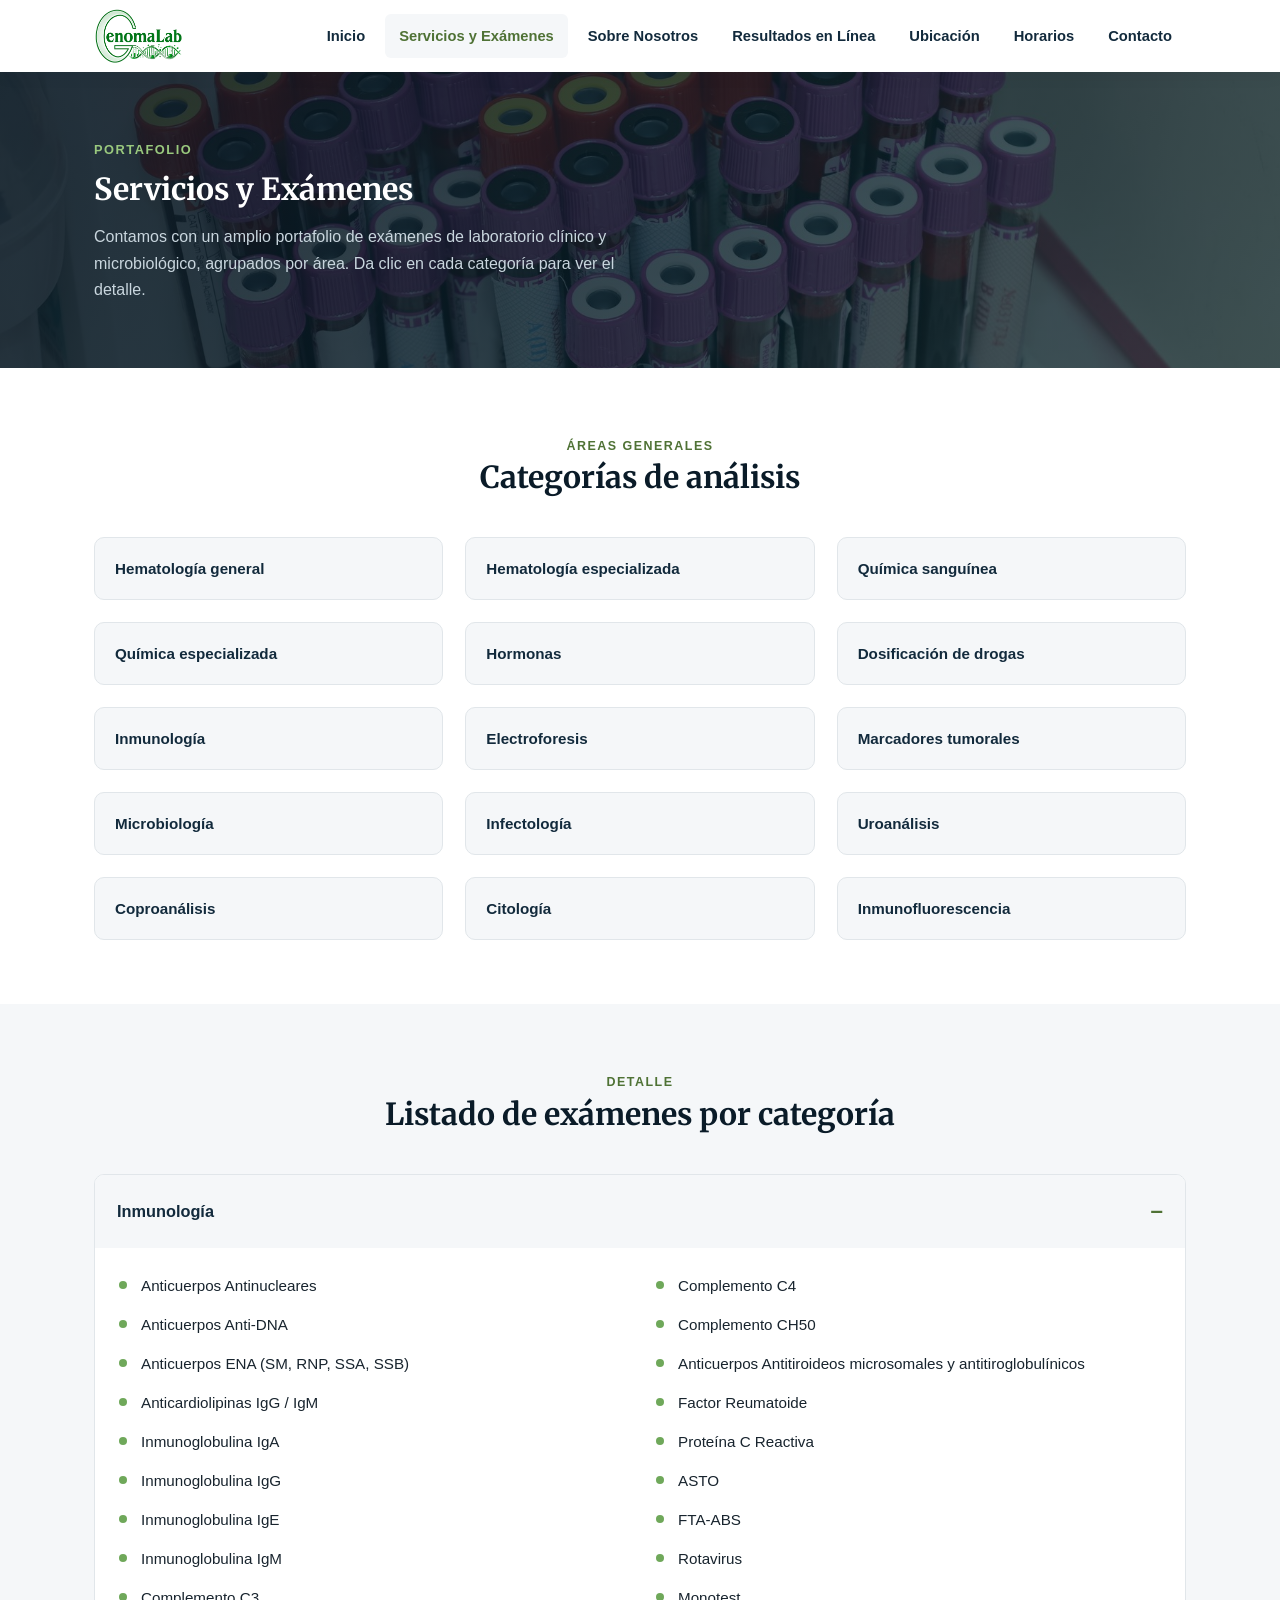
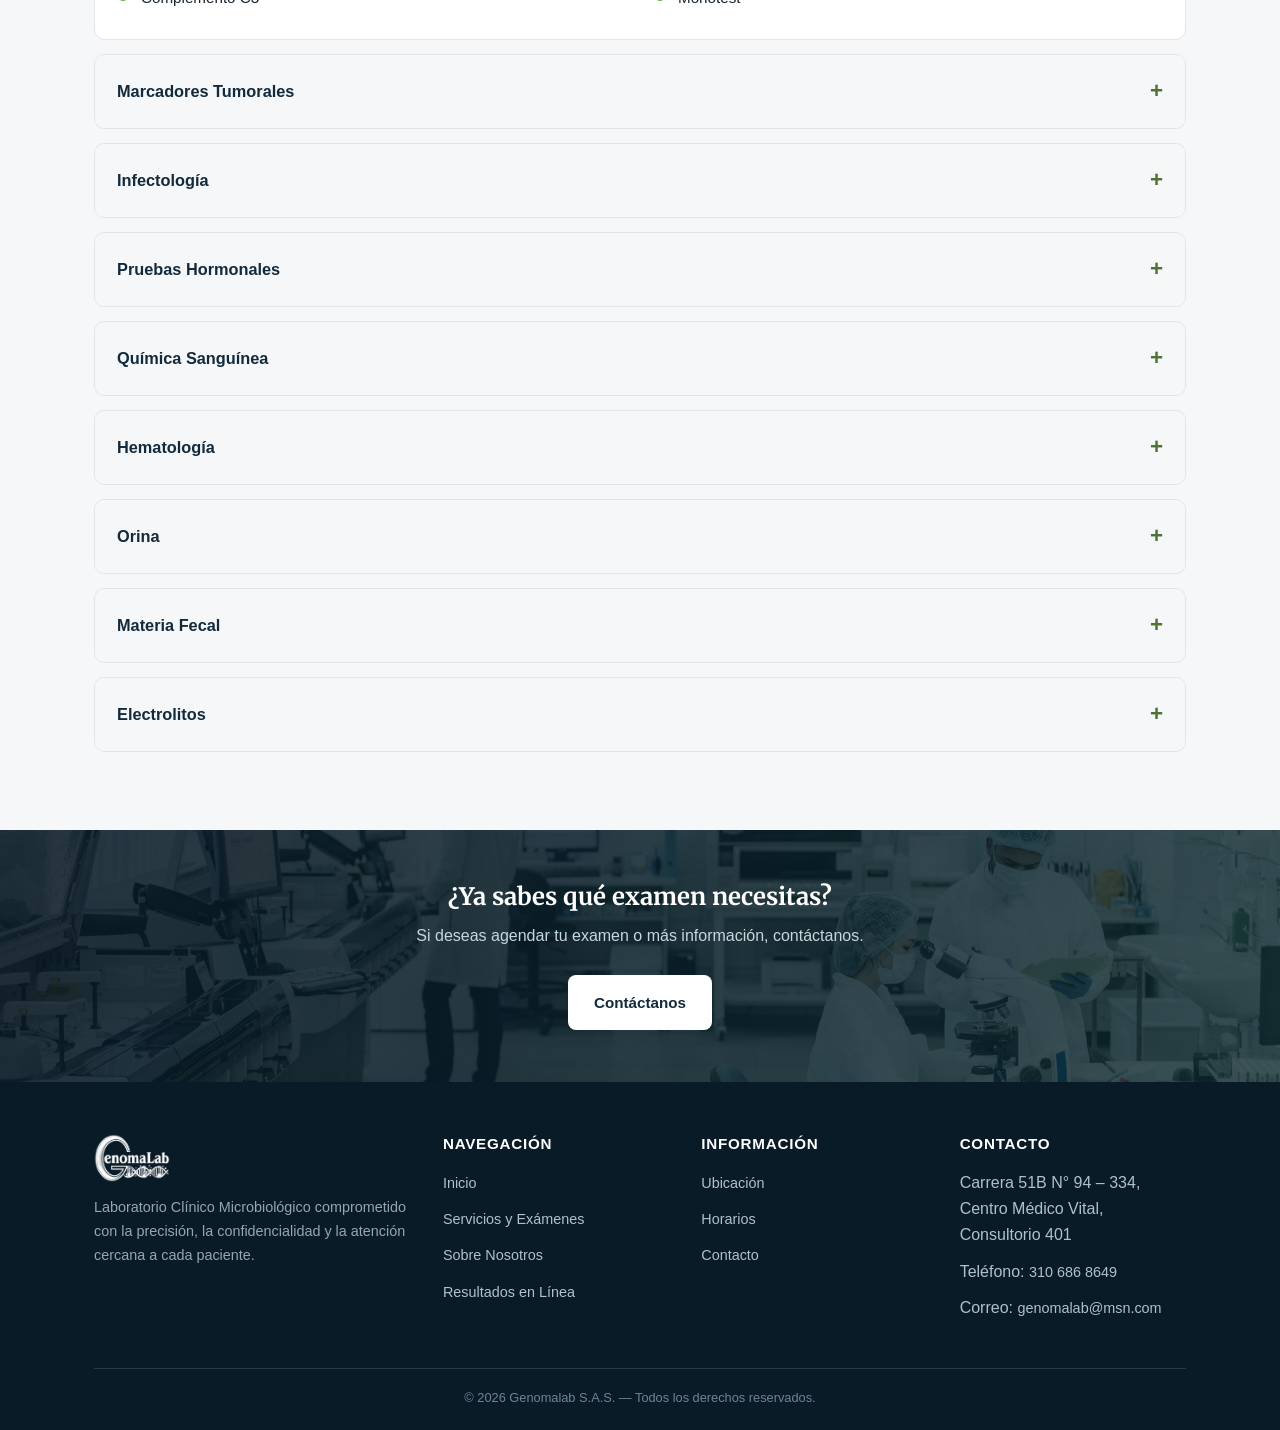
<file: servicios.html>
<!DOCTYPE html>
<html lang="es">
<head>
<meta charset="UTF-8">
<meta name="viewport" content="width=device-width, initial-scale=1.0">
<title>Servicios y Exámenes | Genomalab S.A.S.</title>
<meta name="description" content="Portafolio completo de exámenes de Genomalab S.A.S.: hematología, química sanguínea, hormonas, inmunología, marcadores tumorales, infectología y más.">
<link rel="preconnect" href="https://fonts.googleapis.com">
<link rel="preconnect" href="https://fonts.gstatic.com" crossorigin>
<link href="https://fonts.googleapis.com/css2?family=Merriweather:wght@400;700;900&display=swap" rel="stylesheet">
<link rel="stylesheet" href="css/style.css">
</head>
<body>
  <header class="site-header">
    <div class="nav-wrap">
      <a href="index.html" class="brand">
        <img src="img/genomalab_logo.png" alt="Genomalab S.A.S. — Laboratorio Clínico Microbiológico">
      </a>
      <input type="checkbox" id="nav-toggle" class="nav-toggle">
      <label for="nav-toggle" class="nav-toggle-label" aria-label="Abrir menú"><span></span></label>
      <nav class="main-nav">
        <ul>
          <li><a href="index.html">Inicio</a></li>
          <li><a href="servicios.html" class="active">Servicios y Exámenes</a></li>
          <li><a href="sobre-nosotros.html">Sobre Nosotros</a></li>
          <li><a href="resultados.html">Resultados en Línea</a></li>
          <li><a href="ubicacion.html">Ubicación</a></li>
          <li><a href="horarios.html">Horarios</a></li>
          <li><a href="contacto.html">Contacto</a></li>
        </ul>
      </nav>
    </div>
  </header>


  <div class="page-hero page-hero-photo" style="--hero-photo:url('../img/servicios-lab.jpg');">
    <div class="container">
      <span class="eyebrow">Portafolio</span>
      <h1>Servicios y Exámenes</h1>
      <p>Contamos con un amplio portafolio de exámenes de laboratorio clínico y microbiológico, agrupados por área. Da clic en cada categoría para ver el detalle.</p>
    </div>
  </div>

  <section>
    <div class="container">
      <div class="section-header">
        <span class="eyebrow">Áreas generales</span>
        <h2>Categorías de análisis</h2>
      </div>
      <div class="grid grid-3">
        <div class="service-card">Hematología general</div>
        <div class="service-card">Hematología especializada</div>
        <div class="service-card">Química sanguínea</div>
        <div class="service-card">Química especializada</div>
        <div class="service-card">Hormonas</div>
        <div class="service-card">Dosificación de drogas</div>
        <div class="service-card">Inmunología</div>
        <div class="service-card">Electroforesis</div>
        <div class="service-card">Marcadores tumorales</div>
        <div class="service-card">Microbiología</div>
        <div class="service-card">Infectología</div>
        <div class="service-card">Uroanálisis</div>
        <div class="service-card">Coproanálisis</div>
        <div class="service-card">Citología</div>
        <div class="service-card">Inmunofluorescencia</div>
      </div>
    </div>
  </section>

  <section class="section-alt">
    <div class="container">
      <div class="section-header">
        <span class="eyebrow">Detalle</span>
        <h2>Listado de exámenes por categoría</h2>
      </div>
      <details class="accordion" open>
        <summary>Inmunología</summary>
        <div class="accordion-body">
          <ul>
            <li>Anticuerpos Antinucleares</li>
            <li>Anticuerpos Anti-DNA</li>
            <li>Anticuerpos ENA (SM, RNP, SSA, SSB)</li>
            <li>Anticardiolipinas IgG / IgM</li>
            <li>Inmunoglobulina IgA</li>
            <li>Inmunoglobulina IgG</li>
            <li>Inmunoglobulina IgE</li>
            <li>Inmunoglobulina IgM</li>
            <li>Complemento C3</li>
            <li>Complemento C4</li>
            <li>Complemento CH50</li>
            <li>Anticuerpos Antitiroideos microsomales y antitiroglobulínicos</li>
            <li>Factor Reumatoide</li>
            <li>Proteína C Reactiva</li>
            <li>ASTO</li>
            <li>FTA-ABS</li>
            <li>Rotavirus</li>
            <li>Monotest</li>
          </ul>
        </div>
      </details>
      <details class="accordion">
        <summary>Marcadores Tumorales</summary>
        <div class="accordion-body">
          <ul>
            <li>Antígeno específico de próstata (PSA)</li>
            <li>Antígeno carcinoembrionario (CEA)</li>
            <li>Beta 2 Microglobulina</li>
            <li>Enzimas cardiacas</li>
            <li>Progesterona</li>
            <li>Testosterona</li>
            <li>Estradiol</li>
            <li>FSH</li>
            <li>LH</li>
            <li>FSH-LH pre y post GnRH</li>
            <li>Gonadotropina Coriónica</li>
            <li>Cortisol (estímulo circadiano)</li>
            <li>Cortisol (estímulo ACTH)</li>
          </ul>
        </div>
      </details>
      <details class="accordion">
        <summary>Infectología</summary>
        <div class="accordion-body">
          <ul>
            <li>Grupo TORCH</li>
            <li>Antígenos febriles</li>
            <li>VDRL</li>
            <li>Herpes Tipo I IgM</li>
            <li>Herpes Tipo I IgG</li>
            <li>Herpes Tipo II IgM</li>
            <li>Herpes Tipo II IgG</li>
            <li>HIV 1+2 Acs – ELISA</li>
            <li>Clamidia</li>
          </ul>
        </div>
      </details>
      <details class="accordion">
        <summary>Pruebas Hormonales</summary>
        <div class="accordion-body">
          <ul>
            <li>T3, T4, TSH, T3-T4 Libre</li>
            <li>TSH pre y post TRH</li>
            <li>Tiroglobulina</li>
            <li>Prolactina</li>
            <li>Prolactina pre y post TRH</li>
            <li>Hormona de Crecimiento</li>
          </ul>
        </div>
      </details>
      <details class="accordion">
        <summary>Química Sanguínea</summary>
        <div class="accordion-body">
          <ul>
            <li>Glicemia</li>
            <li>Glicemia pre y post</li>
            <li>Curva de glicemia</li>
            <li>B.U.N.</li>
            <li>Creatinina</li>
            <li>Ácido Úrico</li>
            <li>Colesterol Total</li>
            <li>Colesterol HDL</li>
            <li>Colesterol LDL</li>
            <li>Triglicéridos</li>
            <li>Bilirrubinas</li>
            <li>G.O.T.</li>
            <li>G.P.T.</li>
            <li>Fosfatasa Alcalina</li>
            <li>Fosfatasa Ácida</li>
            <li>Fracción Prostática</li>
            <li>Amilasa</li>
            <li>Lipasa</li>
            <li>Enzimas Cardiacas</li>
          </ul>
        </div>
      </details>
      <details class="accordion">
        <summary>Hematología</summary>
        <div class="accordion-body">
          <ul>
            <li>Cuadro Hemático</li>
            <li>Hemoclasificación</li>
            <li>Extendido de sangre periférica</li>
            <li>V.S.G.</li>
            <li>Recuento de Plaquetas</li>
            <li>Falciformia / Siclemia</li>
            <li>Recuento de Reticulocitos</li>
            <li>Perfil de Coagulación</li>
          </ul>
        </div>
      </details>
      <details class="accordion">
        <summary>Orina</summary>
        <div class="accordion-body">
          <ul>
            <li>Parcial de orina</li>
            <li>Urocultivo</li>
            <li>Antibiograma</li>
          </ul>
        </div>
      </details>
      <details class="accordion">
        <summary>Materia Fecal</summary>
        <div class="accordion-body">
          <ul>
            <li>Coprológico</li>
            <li>Coprológico seriado</li>
            <li>Coprocultivo</li>
            <li>Coprológico dirigido</li>
            <li>Sangre oculta en heces</li>
          </ul>
        </div>
      </details>
      <details class="accordion">
        <summary>Electrolitos</summary>
        <div class="accordion-body">
          <ul>
            <li>Sodio (Na)</li>
            <li>Potasio (K)</li>
            <li>Cloro (Cl)</li>
            <li>Magnesio</li>
            <li>Fósforo</li>
            <li>Calcio</li>
          </ul>
        </div>
      </details>

    </div>
  </section>

  <div class="cta-banner cta-banner-photo" style="--cta-photo:url('../img/sobre-nosotros-lab.jpg');">
    <div class="container">
      <h2>¿Ya sabes qué examen necesitas?</h2>
      <p>Si deseas agendar tu examen o más información, contáctanos.</p>
      <a href="contacto.html" class="btn btn-primary">Contáctanos</a>
    </div>
  </div>

  <footer>
    <div class="container">
      <div class="footer-grid">
        <div>
          <div class="brand">
            <img src="img/genomalab_logo_white.png" alt="Genomalab S.A.S.">
          </div>
          <p>Laboratorio Clínico Microbiológico comprometido con la precisión, la confidencialidad y la atención cercana a cada paciente.</p>
        </div>
        <div>
          <h4>Navegación</h4>
          <ul>
            <li><a href="index.html">Inicio</a></li>
            <li><a href="servicios.html">Servicios y Exámenes</a></li>
            <li><a href="sobre-nosotros.html">Sobre Nosotros</a></li>
            <li><a href="resultados.html">Resultados en Línea</a></li>
          </ul>
        </div>
        <div>
          <h4>Información</h4>
          <ul>
            <li><a href="ubicacion.html">Ubicación</a></li>
            <li><a href="horarios.html">Horarios</a></li>
            <li><a href="contacto.html">Contacto</a></li>
          </ul>
        </div>
        <div>
          <h4>Contacto</h4>
          <ul>
            <li>Carrera 51B N° 94 – 334, Centro Médico Vital, Consultorio 401</li>
            <li>Teléfono: <a href="tel:+573106868649">310 686 8649</a></li>
            <li>Correo: <a href="mailto:genomalab@msn.com">genomalab@msn.com</a></li>
          </ul>
        </div>
      </div>
      <div class="footer-bottom">
        &copy; 2026 Genomalab S.A.S. — Todos los derechos reservados.
      </div>
    </div>
  </footer>

</body>
</html>
</file>
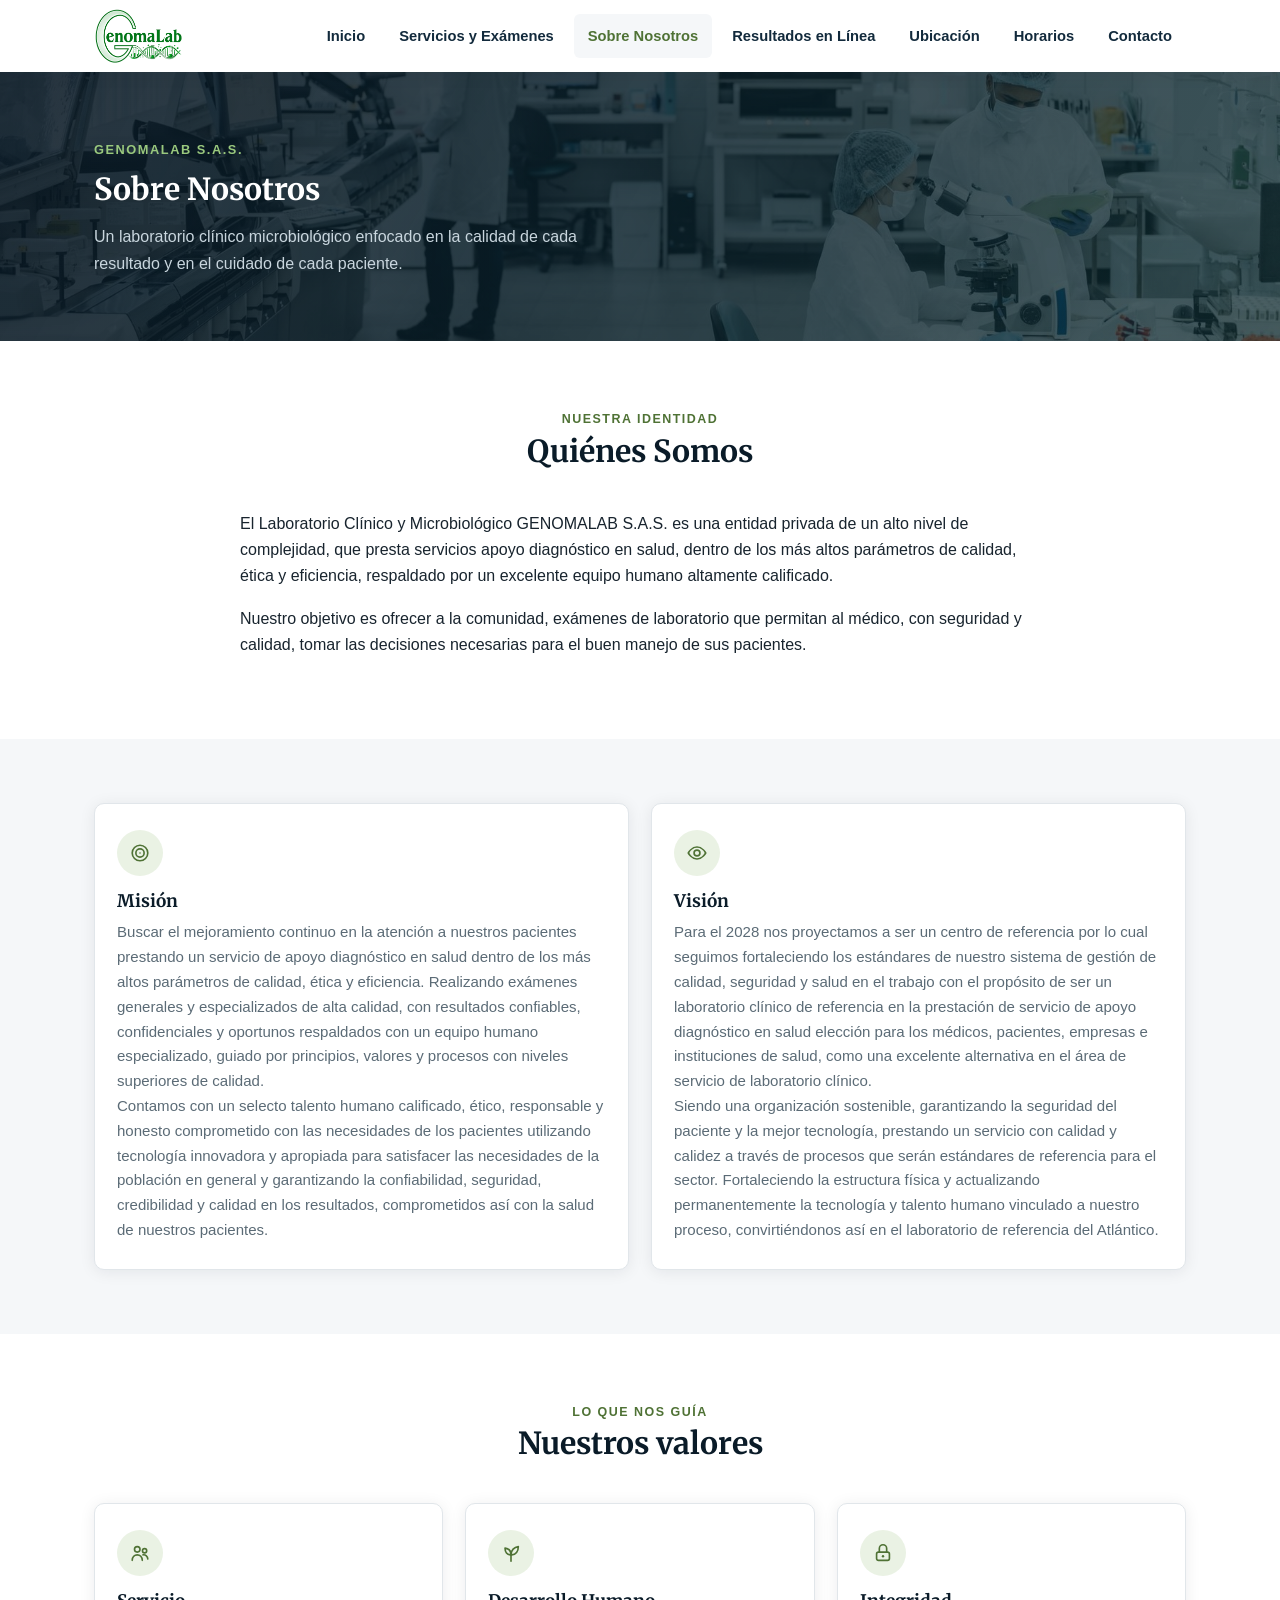
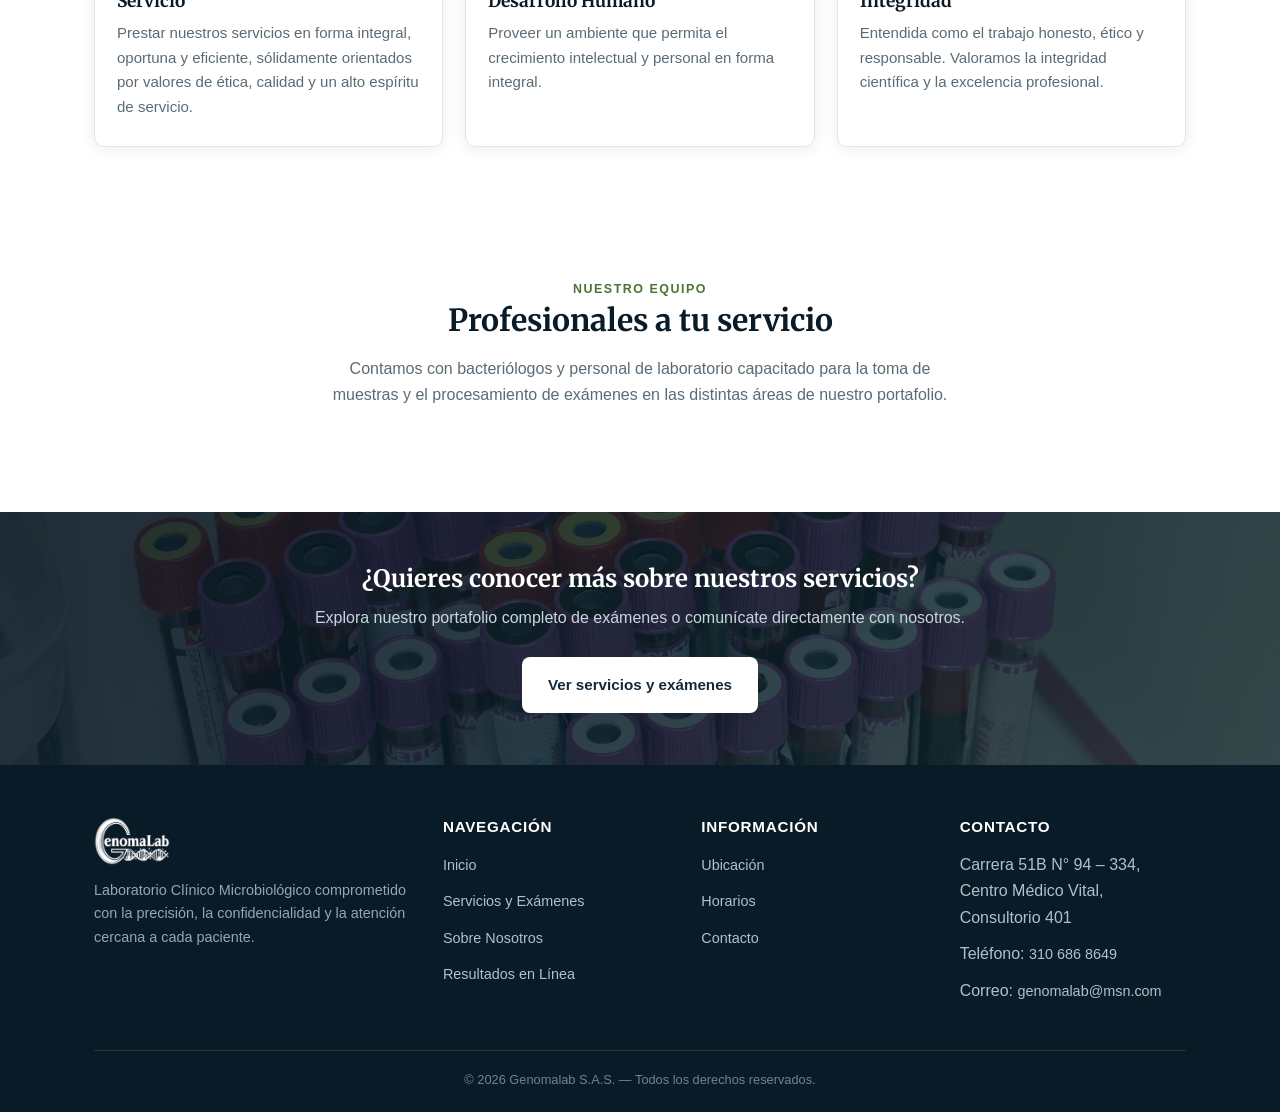
<file: sobre-nosotros.html>
<!DOCTYPE html>
<html lang="es">
<head>
<meta charset="UTF-8">
<meta name="viewport" content="width=device-width, initial-scale=1.0">
<title>Sobre Nosotros | Genomalab S.A.S.</title>
<meta name="description" content="Conoce la misión, visión y valores de Genomalab S.A.S., Laboratorio Clínico Microbiológico.">
<link rel="preconnect" href="https://fonts.googleapis.com">
<link rel="preconnect" href="https://fonts.gstatic.com" crossorigin>
<link href="https://fonts.googleapis.com/css2?family=Merriweather:wght@400;700;900&display=swap" rel="stylesheet">
<link rel="stylesheet" href="css/style.css">
</head>
<body>
  <header class="site-header">
    <div class="nav-wrap">
      <a href="index.html" class="brand">
        <img src="img/genomalab_logo.png" alt="Genomalab S.A.S. — Laboratorio Clínico Microbiológico">
      </a>
      <input type="checkbox" id="nav-toggle" class="nav-toggle">
      <label for="nav-toggle" class="nav-toggle-label" aria-label="Abrir menú"><span></span></label>
      <nav class="main-nav">
        <ul>
          <li><a href="index.html">Inicio</a></li>
          <li><a href="servicios.html">Servicios y Exámenes</a></li>
          <li><a href="sobre-nosotros.html" class="active">Sobre Nosotros</a></li>
          <li><a href="resultados.html">Resultados en Línea</a></li>
          <li><a href="ubicacion.html">Ubicación</a></li>
          <li><a href="horarios.html">Horarios</a></li>
          <li><a href="contacto.html">Contacto</a></li>
        </ul>
      </nav>
    </div>
  </header>


  <div class="page-hero page-hero-photo" style="--hero-photo:url('../img/sobre-nosotros-lab.jpg');">
    <div class="container">
      <span class="eyebrow">Genomalab S.A.S.</span>
      <h1>Sobre Nosotros</h1>
      <p>Un laboratorio clínico microbiológico enfocado en la calidad de cada resultado y en el cuidado de cada paciente.</p>
    </div>
  </div>

  <section>
    <div class="container">
      <div class="section-header">
        <span class="eyebrow">Nuestra identidad</span>
        <h2>Quiénes Somos</h2>
      </div>
      <div style="max-width:800px;margin:0 auto;">
        <p>El Laboratorio Clínico y Microbiológico GENOMALAB S.A.S. es una entidad privada de un alto nivel de complejidad, que presta servicios apoyo diagnóstico en salud, dentro de los más altos parámetros de calidad, ética y eficiencia, respaldado por un excelente equipo humano altamente calificado.</p>
        <p>Nuestro objetivo es ofrecer a la comunidad, exámenes de laboratorio que permitan al médico, con seguridad y calidad, tomar las decisiones necesarias para el buen manejo de sus pacientes.</p>
      </div>
    </div>
  </section>

  <section class="section-alt">
    <div class="container">
      <div class="grid grid-2">
        <div class="card">
          <div class="icon-badge"><svg class="icon" width="22" height="22" viewBox="0 0 24 24" fill="none" stroke="currentColor" stroke-width="1.8" stroke-linecap="round" stroke-linejoin="round" aria-hidden="true"><circle cx="12" cy="12" r="8.5"/><circle cx="12" cy="12" r="4.5"/><circle cx="12" cy="12" r="0.9" fill="currentColor" stroke="none"/></svg></div>
          <h3>Misión</h3>
          <p>Buscar el mejoramiento continuo en la atención a nuestros pacientes prestando un servicio de apoyo diagnóstico en salud dentro de los más altos parámetros de calidad, ética y eficiencia. Realizando exámenes generales y especializados de alta calidad, con resultados confiables, confidenciales y oportunos respaldados con un equipo humano especializado, guiado por principios, valores y procesos con niveles superiores de calidad.</p>
          <p>Contamos con un selecto talento humano calificado, ético, responsable y honesto comprometido con las necesidades de los pacientes utilizando tecnología innovadora y apropiada para satisfacer las necesidades de la población en general y garantizando la confiabilidad, seguridad, credibilidad y calidad en los resultados, comprometidos así con la salud de nuestros pacientes.</p>
        </div>
        <div class="card">
          <div class="icon-badge"><svg class="icon" width="22" height="22" viewBox="0 0 24 24" fill="none" stroke="currentColor" stroke-width="1.8" stroke-linecap="round" stroke-linejoin="round" aria-hidden="true"><path d="M2.5 12S6 5.5 12 5.5 21.5 12 21.5 12 18 18.5 12 18.5 2.5 12 2.5 12Z"/><circle cx="12" cy="12" r="3.2"/></svg></div>
          <h3>Visión</h3>
          <p>Para el 2028 nos proyectamos a ser un centro de referencia por lo cual seguimos fortaleciendo los estándares de nuestro sistema de gestión de calidad, seguridad y salud en el trabajo con el propósito de ser un laboratorio clínico de referencia en la prestación de servicio de apoyo diagnóstico en salud elección para los médicos, pacientes, empresas e instituciones de salud, como una excelente alternativa en el área de servicio de laboratorio clínico.</p>
          <p>Siendo una organización sostenible, garantizando la seguridad del paciente y la mejor tecnología, prestando un servicio con calidad y calidez a través de procesos que serán estándares de referencia para el sector. Fortaleciendo la estructura física y actualizando permanentemente la tecnología y talento humano vinculado a nuestro proceso, convirtiéndonos así en el laboratorio de referencia del Atlántico.</p>
        </div>
      </div>
    </div>
  </section>

  <section>
    <div class="container">
      <div class="section-header">
        <span class="eyebrow">Lo que nos guía</span>
        <h2>Nuestros valores</h2>
      </div>
      <div class="grid grid-3">
        <div class="card">
          <div class="icon-badge"><svg class="icon" width="22" height="22" viewBox="0 0 24 24" fill="none" stroke="currentColor" stroke-width="1.8" stroke-linecap="round" stroke-linejoin="round" aria-hidden="true"><circle cx="9" cy="8" r="3"/><path d="M3.5 20c0-3.6 2.5-6 5.5-6s5.5 2.4 5.5 6"/><circle cx="17" cy="9.5" r="2.3"/><path d="M15.3 14a4.6 4.6 0 0 1 5.2 4.6"/></svg></div>
          <h3>Servicio</h3>
          <p>Prestar nuestros servicios en forma integral, oportuna y eficiente, sólidamente orientados por valores de ética, calidad y un alto espíritu de servicio.</p>
        </div>
        <div class="card">
          <div class="icon-badge"><svg class="icon" width="22" height="22" viewBox="0 0 24 24" fill="none" stroke="currentColor" stroke-width="1.8" stroke-linecap="round" stroke-linejoin="round" aria-hidden="true"><path d="M12 21v-7"/><path d="M12 14c0-5 3.5-8.5 8-9 0 5-2.5 9.5-8 9Z"/><path d="M12 14c0-4-2.8-6.8-6.5-7.3 0 4 2 7.6 6.5 7.3Z"/></svg></div>
          <h3>Desarrollo Humano</h3>
          <p>Proveer un ambiente que permita el crecimiento intelectual y personal en forma integral.</p>
        </div>
        <div class="card">
          <div class="icon-badge"><svg class="icon" width="22" height="22" viewBox="0 0 24 24" fill="none" stroke="currentColor" stroke-width="1.8" stroke-linecap="round" stroke-linejoin="round" aria-hidden="true"><rect x="5" y="11" width="14" height="9" rx="2"/><path d="M8 11V7a4 4 0 0 1 8 0v4"/><circle cx="12" cy="15.5" r="1.3" fill="currentColor" stroke="none"/></svg></div>
          <h3>Integridad</h3>
          <p>Entendida como el trabajo honesto, ético y responsable. Valoramos la integridad científica y la excelencia profesional.</p>
        </div>
      </div>
    </div>
  </section>

  <section>
    <div class="container">
      <div class="section-header">
        <span class="eyebrow">Nuestro equipo</span>
        <h2>Profesionales a tu servicio</h2>
        <p>Contamos con bacteriólogos y personal de laboratorio capacitado para la toma de muestras y el procesamiento de exámenes en las distintas áreas de nuestro portafolio.</p>
      </div>
    </div>
  </section>

  <div class="cta-banner cta-banner-photo" style="--cta-photo:url('../img/servicios-lab.jpg');">
    <div class="container">
      <h2>¿Quieres conocer más sobre nuestros servicios?</h2>
      <p>Explora nuestro portafolio completo de exámenes o comunícate directamente con nosotros.</p>
      <a href="servicios.html" class="btn btn-primary">Ver servicios y exámenes</a>
    </div>
  </div>

  <footer>
    <div class="container">
      <div class="footer-grid">
        <div>
          <div class="brand">
            <img src="img/genomalab_logo_white.png" alt="Genomalab S.A.S.">
          </div>
          <p>Laboratorio Clínico Microbiológico comprometido con la precisión, la confidencialidad y la atención cercana a cada paciente.</p>
        </div>
        <div>
          <h4>Navegación</h4>
          <ul>
            <li><a href="index.html">Inicio</a></li>
            <li><a href="servicios.html">Servicios y Exámenes</a></li>
            <li><a href="sobre-nosotros.html">Sobre Nosotros</a></li>
            <li><a href="resultados.html">Resultados en Línea</a></li>
          </ul>
        </div>
        <div>
          <h4>Información</h4>
          <ul>
            <li><a href="ubicacion.html">Ubicación</a></li>
            <li><a href="horarios.html">Horarios</a></li>
            <li><a href="contacto.html">Contacto</a></li>
          </ul>
        </div>
        <div>
          <h4>Contacto</h4>
          <ul>
            <li>Carrera 51B N° 94 – 334, Centro Médico Vital, Consultorio 401</li>
            <li>Teléfono: <a href="tel:+573106868649">310 686 8649</a></li>
            <li>Correo: <a href="mailto:genomalab@msn.com">genomalab@msn.com</a></li>
          </ul>
        </div>
      </div>
      <div class="footer-bottom">
        &copy; 2026 Genomalab S.A.S. — Todos los derechos reservados.
      </div>
    </div>
  </footer>

</body>
</html>
</file>
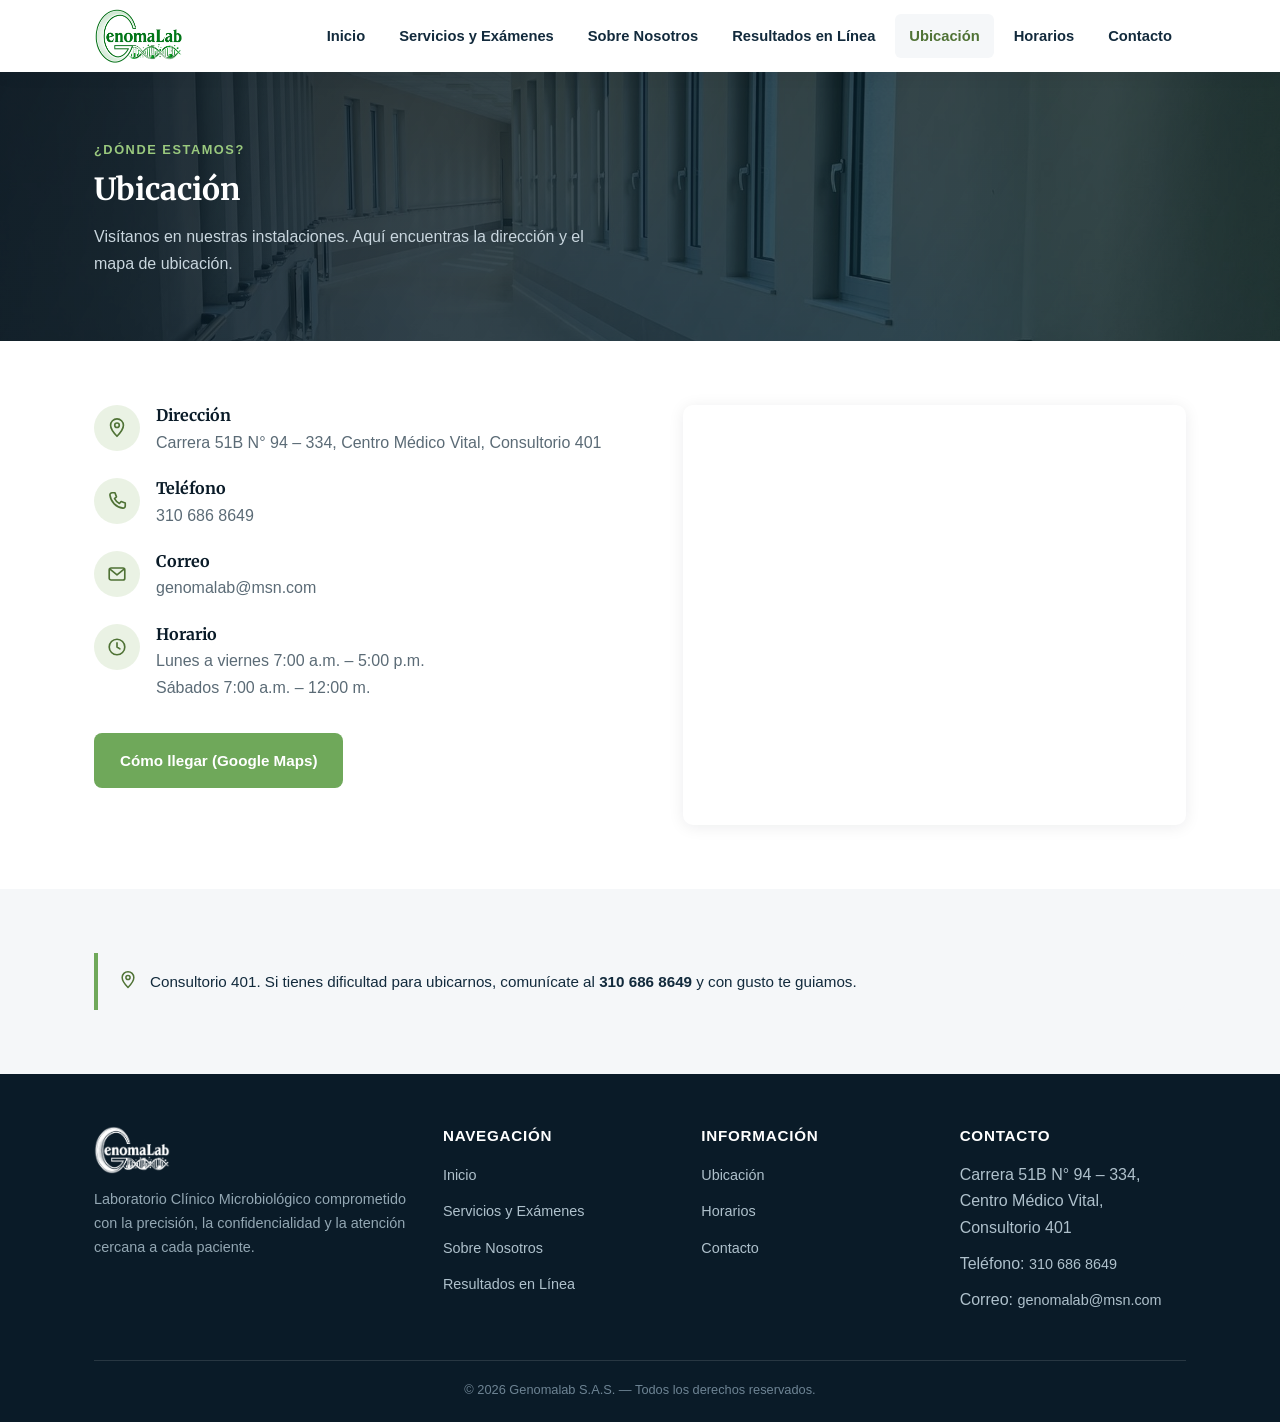
<file: ubicacion.html>
<!DOCTYPE html>
<html lang="es">
<head>
<meta charset="UTF-8">
<meta name="viewport" content="width=device-width, initial-scale=1.0">
<title>Ubicación | Genomalab S.A.S.</title>
<meta name="description" content="Encuentra a Genomalab S.A.S. en Carrera 51B N° 94 – 334, Centro Médico Vital, Consultorio 401.">
<link rel="preconnect" href="https://fonts.googleapis.com">
<link rel="preconnect" href="https://fonts.gstatic.com" crossorigin>
<link href="https://fonts.googleapis.com/css2?family=Merriweather:wght@400;700;900&display=swap" rel="stylesheet">
<link rel="stylesheet" href="css/style.css">
</head>
<body>
  <header class="site-header">
    <div class="nav-wrap">
      <a href="index.html" class="brand">
        <img src="img/genomalab_logo.png" alt="Genomalab S.A.S. — Laboratorio Clínico Microbiológico">
      </a>
      <input type="checkbox" id="nav-toggle" class="nav-toggle">
      <label for="nav-toggle" class="nav-toggle-label" aria-label="Abrir menú"><span></span></label>
      <nav class="main-nav">
        <ul>
          <li><a href="index.html">Inicio</a></li>
          <li><a href="servicios.html">Servicios y Exámenes</a></li>
          <li><a href="sobre-nosotros.html">Sobre Nosotros</a></li>
          <li><a href="resultados.html">Resultados en Línea</a></li>
          <li><a href="ubicacion.html" class="active">Ubicación</a></li>
          <li><a href="horarios.html">Horarios</a></li>
          <li><a href="contacto.html">Contacto</a></li>
        </ul>
      </nav>
    </div>
  </header>


  <div class="page-hero page-hero-photo" style="--hero-photo:url('../img/ubicacion-lab.jpg');">
    <div class="container">
      <span class="eyebrow">¿Dónde estamos?</span>
      <h1>Ubicación</h1>
      <p>Visítanos en nuestras instalaciones. Aquí encuentras la dirección y el mapa de ubicación.</p>
    </div>
  </div>

  <section>
    <div class="container contact-grid">
      <div>
        <div class="contact-item">
          <div class="icon-badge"><svg class="icon" width="22" height="22" viewBox="0 0 24 24" fill="none" stroke="currentColor" stroke-width="1.8" stroke-linecap="round" stroke-linejoin="round" aria-hidden="true"><path d="M12 21s7-7.2 7-12a7 7 0 1 0-14 0c0 4.8 7 12 7 12Z"/><circle cx="12" cy="9" r="2.5"/></svg></div>
          <div>
            <h4>Dirección</h4>
            <p>Carrera 51B N° 94 – 334, Centro Médico Vital, Consultorio 401</p>
          </div>
        </div>
        <div class="contact-item">
          <div class="icon-badge"><svg class="icon" width="22" height="22" viewBox="0 0 24 24" fill="none" stroke="currentColor" stroke-width="1.8" stroke-linecap="round" stroke-linejoin="round" aria-hidden="true"><path d="M6.6 3h3.2l1.6 4.5-2.1 1.9a12.5 12.5 0 0 0 5.3 5.3l1.9-2.1L21 14.2v3.2c0 1.4-1.2 2.5-2.6 2.3C10.9 18.7 5.3 13.1 4.3 5.6 4.1 4.2 5.2 3 6.6 3Z"/></svg></div>
          <div><h4>Teléfono</h4><p><a href="tel:+573106868649">310 686 8649</a></p></div>
        </div>
        <div class="contact-item">
          <div class="icon-badge"><svg class="icon" width="22" height="22" viewBox="0 0 24 24" fill="none" stroke="currentColor" stroke-width="1.8" stroke-linecap="round" stroke-linejoin="round" aria-hidden="true"><rect x="3.5" y="5.5" width="17" height="13" rx="2"/><path d="m4 6.5 8 6.5 8-6.5"/></svg></div>
          <div><h4>Correo</h4><p><a href="mailto:genomalab@msn.com">genomalab@msn.com</a></p></div>
        </div>
        <div class="contact-item">
          <div class="icon-badge"><svg class="icon" width="22" height="22" viewBox="0 0 24 24" fill="none" stroke="currentColor" stroke-width="1.8" stroke-linecap="round" stroke-linejoin="round" aria-hidden="true"><circle cx="12" cy="12" r="8.5"/><path d="M12 7.5V12l3.2 2"/></svg></div>
          <div><h4>Horario</h4><p>Lunes a viernes 7:00 a.m. – 5:00 p.m.<br>Sábados 7:00 a.m. – 12:00 m.</p></div>
        </div>
        <a href="https://www.google.com/maps/search/?api=1&query=Centro%20M%C3%A9dico%20Vital%2C%20Carrera%2051B%20N%C2%B0%2094-334%2C%20Barranquilla%2C%20Colombia" target="_blank" rel="noopener" class="btn btn-solid" style="margin-top:10px;">Cómo llegar (Google Maps)</a>
      </div>
      <iframe class="map-frame" style="height:420px;" loading="lazy" src="https://maps.google.com/maps?q=Centro%20M%C3%A9dico%20Vital%2C%20Carrera%2051B%20N%C2%B0%2094-334%2C%20Barranquilla%2C%20Colombia&output=embed"></iframe>
    </div>
  </section>

  <section class="section-alt">
    <div class="container">
      <div class="notice">
        <span class="notice-icon"><svg class="icon" width="20" height="20" viewBox="0 0 24 24" fill="none" stroke="currentColor" stroke-width="1.8" stroke-linecap="round" stroke-linejoin="round" aria-hidden="true"><path d="M12 21s7-7.2 7-12a7 7 0 1 0-14 0c0 4.8 7 12 7 12Z"/><circle cx="12" cy="9" r="2.5"/></svg></span>
        <span>Consultorio 401. Si tienes dificultad para ubicarnos, comunícate al <strong>310 686 8649</strong> y con gusto te guiamos.</span>
      </div>
    </div>
  </section>

  <footer>
    <div class="container">
      <div class="footer-grid">
        <div>
          <div class="brand">
            <img src="img/genomalab_logo_white.png" alt="Genomalab S.A.S.">
          </div>
          <p>Laboratorio Clínico Microbiológico comprometido con la precisión, la confidencialidad y la atención cercana a cada paciente.</p>
        </div>
        <div>
          <h4>Navegación</h4>
          <ul>
            <li><a href="index.html">Inicio</a></li>
            <li><a href="servicios.html">Servicios y Exámenes</a></li>
            <li><a href="sobre-nosotros.html">Sobre Nosotros</a></li>
            <li><a href="resultados.html">Resultados en Línea</a></li>
          </ul>
        </div>
        <div>
          <h4>Información</h4>
          <ul>
            <li><a href="ubicacion.html">Ubicación</a></li>
            <li><a href="horarios.html">Horarios</a></li>
            <li><a href="contacto.html">Contacto</a></li>
          </ul>
        </div>
        <div>
          <h4>Contacto</h4>
          <ul>
            <li>Carrera 51B N° 94 – 334, Centro Médico Vital, Consultorio 401</li>
            <li>Teléfono: <a href="tel:+573106868649">310 686 8649</a></li>
            <li>Correo: <a href="mailto:genomalab@msn.com">genomalab@msn.com</a></li>
          </ul>
        </div>
      </div>
      <div class="footer-bottom">
        &copy; 2026 Genomalab S.A.S. — Todos los derechos reservados.
      </div>
    </div>
  </footer>

</body>
</html>
</file>
<file: css/style.css>
/* ===== Genomalab S.A.S. — hoja de estilos ===== */
:root{
  --navy-900:#0A1B28;
  --navy-800:#122A3C;
  --navy-700:#1C4159;
  --navy-600:#2C6285;
  --green:#6FA85A;
  --green-dark:#4F7235;
  --green-light:#EAF2E4;
  --gray-50:#F5F7F9;
  --gray-100:#E7EBEE;
  --text:#18242E;
  --gray:#5B6B76;
  --white:#ffffff;
  --border:#E1E6EA;
  --shadow:0 2px 16px rgba(10,27,40,0.08);
  --shadow-lg:0 18px 40px rgba(10,27,40,0.22);
  --radius:10px;
  --font-head:'Merriweather', Georgia, 'Times New Roman', serif;
}

*{box-sizing:border-box;}
html{scroll-behavior:smooth;}
body{
  margin:0;
  font-family:'Segoe UI',Roboto,Helvetica,Arial,sans-serif;
  color:var(--text);
  background:var(--white);
  line-height:1.65;
}
img{max-width:100%;display:block;}
a{color:inherit;text-decoration:none;}
ul{margin:0;padding:0;}
h1,h2,h3,h4{margin:0 0 .5em 0;line-height:1.28;color:var(--navy-900);font-family:var(--font-head);font-weight:700;}
p{margin:0 0 1em 0;}
.container{max-width:1140px;margin:0 auto;padding:0 24px;}

/* dot-pattern texture utilities (used instead of flat white/solid backgrounds) */
.pattern-dark{
  background-image:
    radial-gradient(rgba(255,255,255,0.10) 1px, transparent 1px);
  background-size:22px 22px;
}
.pattern-light{
  background-image:
    radial-gradient(rgba(10,27,40,0.06) 1px, transparent 1px);
  background-size:22px 22px;
}

/* ---------- Header ---------- */
.site-header{
  position:sticky;top:0;z-index:100;
  background:var(--white);
  box-shadow:var(--shadow);
}
.nav-wrap{
  display:flex;align-items:center;justify-content:space-between;
  max-width:1140px;margin:0 auto;padding:8px 24px;
}
.brand{display:flex;align-items:center;gap:10px;}
.brand img{height:56px;width:auto;}
.brand-text{display:none;}

.nav-toggle{display:none;}
.nav-toggle-label{
  display:none;
  cursor:pointer;
  padding:8px;
}
.nav-toggle-label span,
.nav-toggle-label span::before,
.nav-toggle-label span::after{
  display:block;width:26px;height:3px;background:var(--navy-900);
  border-radius:2px;position:relative;transition:.2s;
}
.nav-toggle-label span::before{content:"";position:absolute;top:-8px;}
.nav-toggle-label span::after{content:"";position:absolute;top:8px;}

nav.main-nav ul{
  display:flex;gap:6px;list-style:none;flex-wrap:wrap;
}
nav.main-nav a{
  display:block;
  padding:10px 14px;
  font-weight:600;
  font-size:.92rem;
  color:var(--navy-800);
  border-radius:6px;
  transition:.15s;
}
nav.main-nav a:hover,
nav.main-nav a.active{
  background:var(--gray-50);
  color:var(--green-dark);
}

@media (max-width:900px){
  .nav-toggle-label{display:block;}
  nav.main-nav{
    width:100%;
    max-height:0;
    overflow:hidden;
    transition:max-height .3s ease;
  }
  nav.main-nav ul{flex-direction:column;padding:6px 0 14px 0;}
  .nav-toggle:checked ~ nav.main-nav{max-height:600px;}
  .nav-wrap{flex-wrap:wrap;}
}

/* ---------- Hero ---------- */
.hero{
  position:relative;
  overflow:hidden;
  background:
    linear-gradient(rgba(9,24,36,0.72), rgba(9,24,36,0.72)),
    url("../img/hero-lab.jpg") center 35%/cover no-repeat;
  color:var(--white);
  padding:100px 0;
}
.hero-helix{
  position:absolute;
  top:-60px;
  right:2%;
  height:130%;
  width:auto;
  color:var(--white);
  opacity:.12;
  pointer-events:none;
}
.hero-helix.accent{color:var(--green);}
@media (max-width:780px){ .hero-helix{display:none;} }

.hero .container{position:relative;z-index:1;display:flex;align-items:center;gap:48px;flex-wrap:wrap;}
.hero-text{flex:1 1 380px;}
.hero-text-centered{flex:1 1 100%;max-width:760px;margin:0 auto;text-align:center;}
.hero-text-centered p{margin-left:auto;margin-right:auto;}
.hero-text-centered .hero-cta{justify-content:center;}
.hero-text .eyebrow{
  text-transform:uppercase;letter-spacing:.14em;font-size:.8rem;
  color:#9AC97E;font-weight:700;margin-bottom:12px;display:block;
}
.hero-text h1{color:var(--white);font-size:2.4rem;margin-bottom:16px;}
.hero-text p{color:#C9D6DE;font-size:1.06rem;max-width:54ch;}
.hero-logo{flex:0 1 320px;background:var(--white);padding:22px;border-radius:14px;box-shadow:var(--shadow-lg);}

.btn{
  display:inline-block;padding:13px 24px;border-radius:8px;font-weight:700;
  font-size:.95rem;cursor:pointer;border:2px solid transparent;transition:.15s;
  font-family:'Segoe UI',Roboto,Helvetica,Arial,sans-serif;
}
.btn-primary{background:var(--white);color:var(--navy-800);}
.btn-primary:hover{background:var(--gray-50);}
.btn-outline{border-color:rgba(255,255,255,.7);color:var(--white);}
.btn-outline:hover{background:rgba(255,255,255,.12);}
.btn-solid{background:var(--green);color:var(--white);}
.btn-solid:hover{background:var(--green-dark);}
.hero-cta{margin-top:26px;display:flex;gap:14px;flex-wrap:wrap;}

/* ---------- Sections ---------- */
section{padding:64px 0;}
.section-alt{background:var(--gray-50);}
.section-header{text-align:center;max-width:640px;margin:0 auto 40px auto;}
.section-header .eyebrow{
  text-transform:uppercase;letter-spacing:.12em;font-size:.78rem;
  color:var(--green-dark);font-weight:700;
}
.section-header h2{font-size:1.9rem;}
.section-header p{color:var(--gray);font-family:'Segoe UI',Roboto,Helvetica,Arial,sans-serif;}

/* card grid */
.grid{display:grid;gap:22px;}
.grid-3{grid-template-columns:repeat(3,1fr);}
.grid-4{grid-template-columns:repeat(4,1fr);}
.grid-2{grid-template-columns:repeat(2,1fr);}
@media (max-width:860px){.grid-3,.grid-4,.grid-2{grid-template-columns:1fr 1fr;}}
@media (max-width:560px){.grid-3,.grid-4,.grid-2{grid-template-columns:1fr;}}

.card{
  background:var(--white);
  border:1px solid var(--border);
  border-radius:var(--radius);
  padding:26px 22px;
  box-shadow:var(--shadow);
}
.card h3{font-size:1.08rem;}
.card p{color:var(--gray);font-size:.94rem;margin-bottom:0;font-family:'Segoe UI',Roboto,Helvetica,Arial,sans-serif;}
.icon-badge{
  width:46px;height:46px;border-radius:50%;
  background:var(--green-light);color:var(--green-dark);
  display:flex;align-items:center;justify-content:center;
  flex-shrink:0;margin-bottom:14px;
}
.icon-badge .icon,.notice-icon .icon{display:block;}

.service-card{
  background:var(--gray-50);
  border:1px solid var(--border);
  border-radius:var(--radius);
  padding:18px 20px;
  font-weight:600;
  color:var(--navy-800);
  font-size:.95rem;
}
.service-card a{display:block;}
.service-card:hover{background:var(--green-light);}

/* accordion (details/summary) */
.accordion{border:1px solid var(--border);border-radius:var(--radius);overflow:hidden;margin-bottom:14px;background:var(--white);}
.accordion summary{
  cursor:pointer;list-style:none;padding:18px 22px;font-weight:700;
  color:var(--navy-800);background:var(--gray-50);
  display:flex;justify-content:space-between;align-items:center;
  font-size:1.02rem;font-family:'Segoe UI',Roboto,Helvetica,Arial,sans-serif;
}
.accordion summary::-webkit-details-marker{display:none;}
.accordion summary::after{content:"+";font-size:1.4rem;color:var(--green-dark);}
.accordion[open] summary::after{content:"–";}
.accordion .accordion-body{padding:18px 24px 22px 24px;}
.accordion ul{columns:2;column-gap:32px;list-style:none;}
@media (max-width:640px){.accordion ul{columns:1;}}
.accordion li{
  padding:7px 0 7px 22px;position:relative;font-size:.95rem;color:var(--text);
  break-inside:avoid;
}
.accordion li::before{
  content:"";position:absolute;left:0;top:15px;width:8px;height:8px;
  background:var(--green);border-radius:50%;
}

/* info list simple */
.check-list{list-style:none;}
.check-list li{padding:6px 0 6px 26px;position:relative;}
.check-list li::before{
  content:"✓";position:absolute;left:0;top:5px;color:var(--green-dark);font-weight:900;
}

/* table */
table.schedule{width:100%;border-collapse:collapse;background:var(--white);border-radius:var(--radius);overflow:hidden;box-shadow:var(--shadow);}
table.schedule th,table.schedule td{padding:16px 20px;text-align:left;border-bottom:1px solid var(--border);}
table.schedule th{background:var(--navy-800);color:var(--white);font-size:.9rem;text-transform:uppercase;letter-spacing:.05em;font-weight:700;}
table.schedule tr:last-child td{border-bottom:none;}
table.schedule td:first-child{font-weight:700;color:var(--navy-800);}

/* contact */
.contact-grid{display:grid;grid-template-columns:1.1fr 1fr;gap:36px;}
@media (max-width:860px){.contact-grid{grid-template-columns:1fr;}}
.contact-item{display:flex;gap:16px;margin-bottom:22px;}
.contact-item .icon-badge{flex-shrink:0;margin-bottom:0;}
.contact-item h4{margin-bottom:4px;font-size:1rem;}
.contact-item p{margin:0;color:var(--gray);font-family:'Segoe UI',Roboto,Helvetica,Arial,sans-serif;}
.map-frame{border:0;width:100%;height:320px;border-radius:var(--radius);box-shadow:var(--shadow);}

.form-box{background:var(--white);border:1px solid var(--border);border-radius:var(--radius);padding:28px;box-shadow:var(--shadow);}
.form-box label{display:block;font-weight:700;font-size:.88rem;margin:14px 0 6px 0;color:var(--navy-800);}
.form-box label:first-child{margin-top:0;}
.form-box input,.form-box select,.form-box textarea{
  width:100%;padding:11px 13px;border:1px solid var(--border);border-radius:7px;
  font-family:inherit;font-size:.95rem;background:var(--gray-50);
}
.form-box textarea{resize:vertical;min-height:110px;}
.form-box .btn{margin-top:18px;width:100%;text-align:center;border:none;}

/* whatsapp card */
.whatsapp-box{
  background:var(--white);border:1px solid var(--border);border-radius:var(--radius);
  padding:40px 32px;box-shadow:var(--shadow);text-align:center;
  display:flex;flex-direction:column;align-items:center;justify-content:center;
}
.whatsapp-icon{
  width:64px;height:64px;border-radius:50%;background:#25D366;
  display:flex;align-items:center;justify-content:center;margin-bottom:18px;
}
.whatsapp-box h3{font-size:1.25rem;}
.whatsapp-box p{color:var(--gray);max-width:36ch;font-family:'Segoe UI',Roboto,Helvetica,Arial,sans-serif;}
.btn-whatsapp{
  background:#25D366;color:#ffffff;border:none;padding:14px 30px;font-size:1rem;
  display:inline-flex;align-items:center;justify-content:center;margin-top:6px;
}
.btn-whatsapp:hover{background:#1DA851;}
.whatsapp-number{
  margin-top:16px;margin-bottom:0;font-weight:700;color:var(--navy-800);
  font-size:.95rem;letter-spacing:.02em;font-family:'Segoe UI',Roboto,Helvetica,Arial,sans-serif;
}

/* banner CTA */
.cta-banner{
  position:relative;overflow:hidden;
  background:
    radial-gradient(rgba(255,255,255,0.09) 1px, transparent 1px),
    linear-gradient(120deg,var(--navy-900),var(--navy-700) 70%,var(--navy-600));
  background-size:22px 22px, auto;
  color:var(--white);
  padding:52px 0;text-align:center;
}
.cta-banner.cta-banner-photo{
  background:
    linear-gradient(120deg,rgba(9,24,36,.88),rgba(9,32,41,.82) 60%,rgba(11,40,45,.78)),
    var(--cta-photo) center 40%/cover no-repeat;
}
.cta-banner h2{color:var(--white);margin-bottom:10px;}
.cta-banner p{color:#C9D6DE;margin-bottom:26px;font-family:'Segoe UI',Roboto,Helvetica,Arial,sans-serif;}

/* steps */
.steps{counter-reset:step;}
.step{display:flex;gap:18px;margin-bottom:26px;}
.step .num{
  counter-increment:step;flex-shrink:0;
  width:42px;height:42px;border-radius:50%;background:var(--green);color:var(--white);
  display:flex;align-items:center;justify-content:center;font-weight:800;font-size:1.05rem;
}
.step .num::before{content:counter(step);}
.step h4{margin-bottom:4px;}
.step p{color:var(--gray);margin:0;font-family:'Segoe UI',Roboto,Helvetica,Arial,sans-serif;}

.notice{
  background:var(--gray-50);border-left:4px solid var(--green);
  padding:16px 20px;border-radius:0 8px 8px 0;color:var(--navy-800);font-size:.95rem;
  display:flex;align-items:flex-start;gap:12px;
}
.notice-icon{flex-shrink:0;color:var(--green-dark);margin-top:1px;}

/* breadcrumb / page header */
.page-hero{
  position:relative;overflow:hidden;
  background:
    radial-gradient(rgba(255,255,255,0.09) 1px, transparent 1px),
    linear-gradient(120deg,var(--navy-900),var(--navy-700) 75%,var(--navy-600));
  background-size:22px 22px, auto;
  padding:46px 0;
}
.page-hero.page-hero-photo{
  background:
    linear-gradient(120deg,rgba(9,24,36,.88),rgba(9,32,41,.78) 60%,rgba(11,40,45,.72)),
    var(--hero-photo) center 42%/cover no-repeat;
  padding:64px 0;
}
.page-hero .container{position:relative;z-index:1;}
.page-hero .eyebrow{color:#9AC97E;font-weight:700;text-transform:uppercase;font-size:.8rem;letter-spacing:.12em;}
.page-hero h1{font-size:1.9rem;margin-top:8px;color:var(--white);}
.page-hero p{color:#C9D6DE;max-width:60ch;margin-bottom:0;font-family:'Segoe UI',Roboto,Helvetica,Arial,sans-serif;}

/* footer */
footer{background:var(--navy-900);color:#AFC1CC;padding:52px 0 22px 0;}
.footer-grid{display:grid;grid-template-columns:1.4fr 1fr 1fr 1fr;gap:32px;margin-bottom:36px;}
@media (max-width:860px){.footer-grid{grid-template-columns:1fr 1fr;}}
@media (max-width:560px){.footer-grid{grid-template-columns:1fr;}}
footer h4{color:var(--white);font-size:.95rem;text-transform:uppercase;letter-spacing:.05em;margin-bottom:16px;font-family:'Segoe UI',Roboto,Helvetica,Arial,sans-serif;}
footer .brand img{height:48px;margin-bottom:14px;}
footer p{color:#93A7B3;font-size:.9rem;font-family:'Segoe UI',Roboto,Helvetica,Arial,sans-serif;}
footer ul{list-style:none;}
footer ul li{margin-bottom:10px;}
footer a{color:#AFC1CC;font-size:.9rem;}
footer a:hover{color:var(--white);text-decoration:underline;}
.footer-bottom{
  border-top:1px solid rgba(255,255,255,.12);
  padding-top:18px;text-align:center;font-size:.8rem;color:#6E8494;
}

.social-row{display:flex;gap:10px;margin-top:6px;}
.social-row a{
  width:36px;height:36px;border-radius:50%;background:rgba(255,255,255,.1);
  display:flex;align-items:center;justify-content:center;font-size:.9rem;
}
.social-row a:hover{background:var(--green);}
</file>
